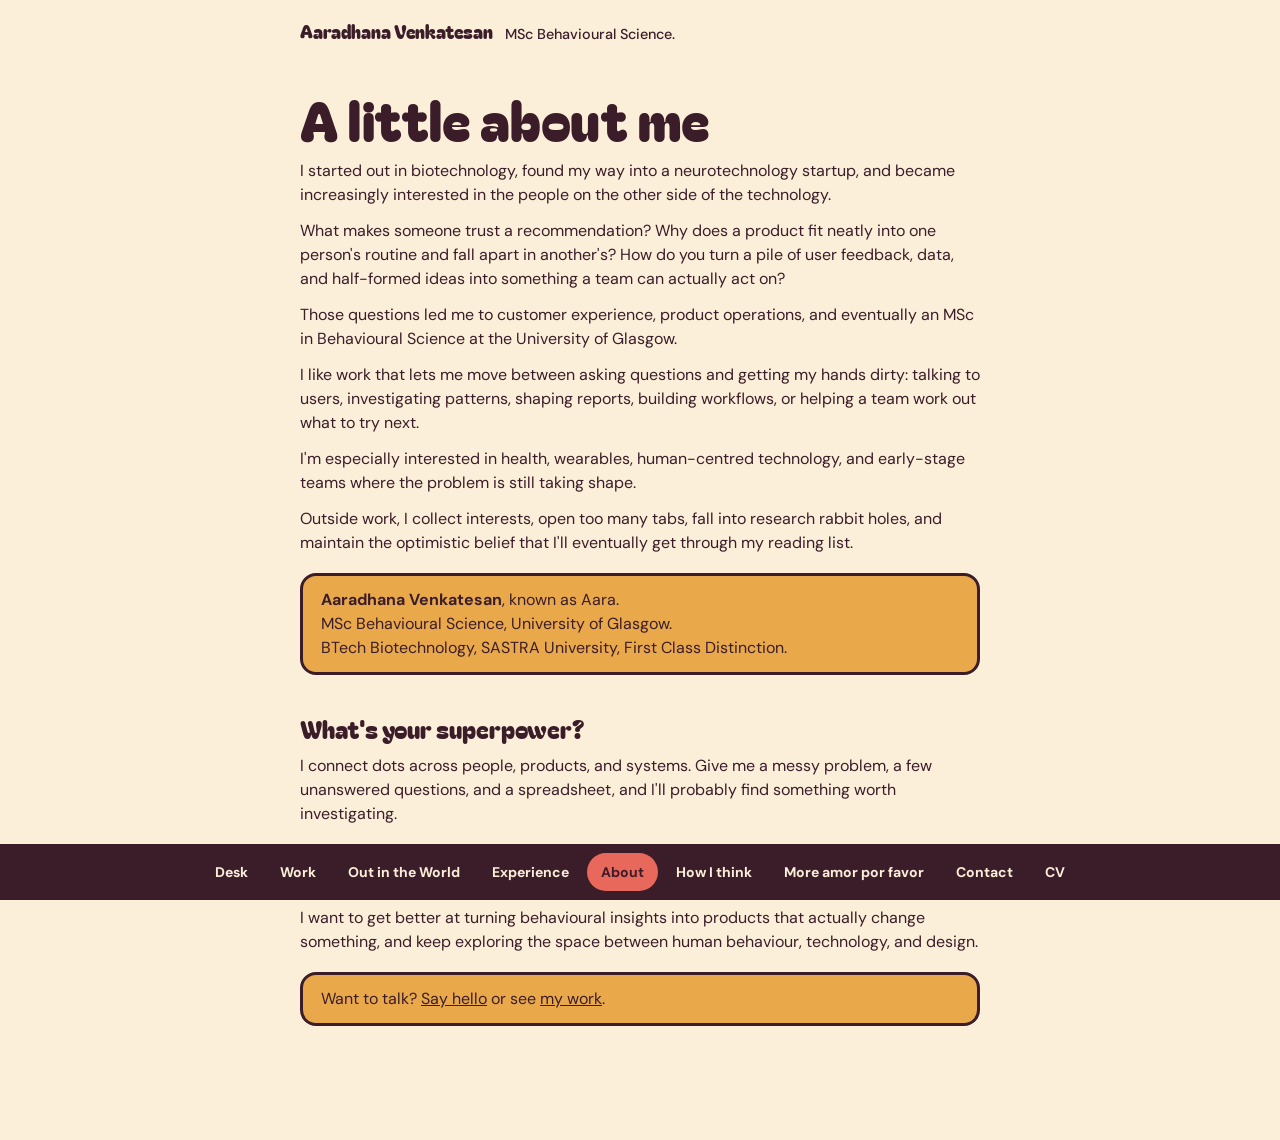
<file: about.html>
<!DOCTYPE html>
<html lang="en-GB"><head><meta charset="utf-8"><meta name="viewport" content="width=device-width, initial-scale=1, viewport-fit=cover">
<meta name="theme-color" content="#3b1d2a"><title>A little about me | Aaradhana Venkatesan</title>
<link rel="preconnect" href="https://fonts.googleapis.com"><link rel="preconnect" href="https://fonts.gstatic.com" crossorigin>
<link href="https://fonts.googleapis.com/css2?family=Bagel+Fat+One&family=DM+Sans:wght@400;500;700&display=swap" rel="stylesheet">
<link rel="stylesheet" href="style.css"></head>
<body class="sub"><header class="id"><a href="index.html"><strong>Aaradhana Venkatesan</strong><span>MSc Behavioural Science. </span></a></header>
<main class="wrap"><h1>A little about me</h1><p class="lede"></p>
<p>I started out in biotechnology, found my way into a neurotechnology startup, and became increasingly interested in the people on the other side of the technology.</p><p>What makes someone trust a recommendation? Why does a product fit neatly into one person&#x27;s routine and fall apart in another&#x27;s? How do you turn a pile of user feedback, data, and half-formed ideas into something a team can actually act on?</p><p>Those questions led me to customer experience, product operations, and eventually an MSc in Behavioural Science at the University of Glasgow.</p><p>I like work that lets me move between asking questions and getting my hands dirty: talking to users, investigating patterns, shaping reports, building workflows, or helping a team work out what to try next.</p><p>I&#x27;m especially interested in health, wearables, human-centred technology, and early-stage teams where the problem is still taking shape.</p><p>Outside work, I collect interests, open too many tabs, fall into research rabbit holes, and maintain the optimistic belief that I&#x27;ll eventually get through my reading list.</p><div class="callout"><p><strong>Aaradhana Venkatesan</strong>, known as Aara.<br>MSc Behavioural Science, University of Glasgow.<br>BTech Biotechnology, SASTRA University, First Class Distinction.</p></div><h2 id="superpower">What's your superpower?</h2><p>I connect dots across people, products, and systems. Give me a messy problem, a few unanswered questions, and a spreadsheet, and I'll probably find something worth investigating.</p><h2 id="learn">What do you want to learn?</h2><p>I want to get better at turning behavioural insights into products that actually change something, and keep exploring the space between human behaviour, technology, and design.</p><div class="callout"><p>Want to talk? <a href="contact.html">Say hello</a> or see <a href="work.html">my work</a>.</p></div></main>
<nav class="bar" aria-label="Site"><a href="index.html">Desk</a><a href="work.html">Work</a><a href="out-in-the-world.html">Out in the World</a><a href="experience.html">Experience</a><a href="about.html" aria-current="page">About</a><a href="how-i-think.html">How I think</a><a href="side-quests.html">More amor por favor</a><a href="contact.html">Contact</a><a href="cv.pdf">CV</a></nav></body></html>
</file>
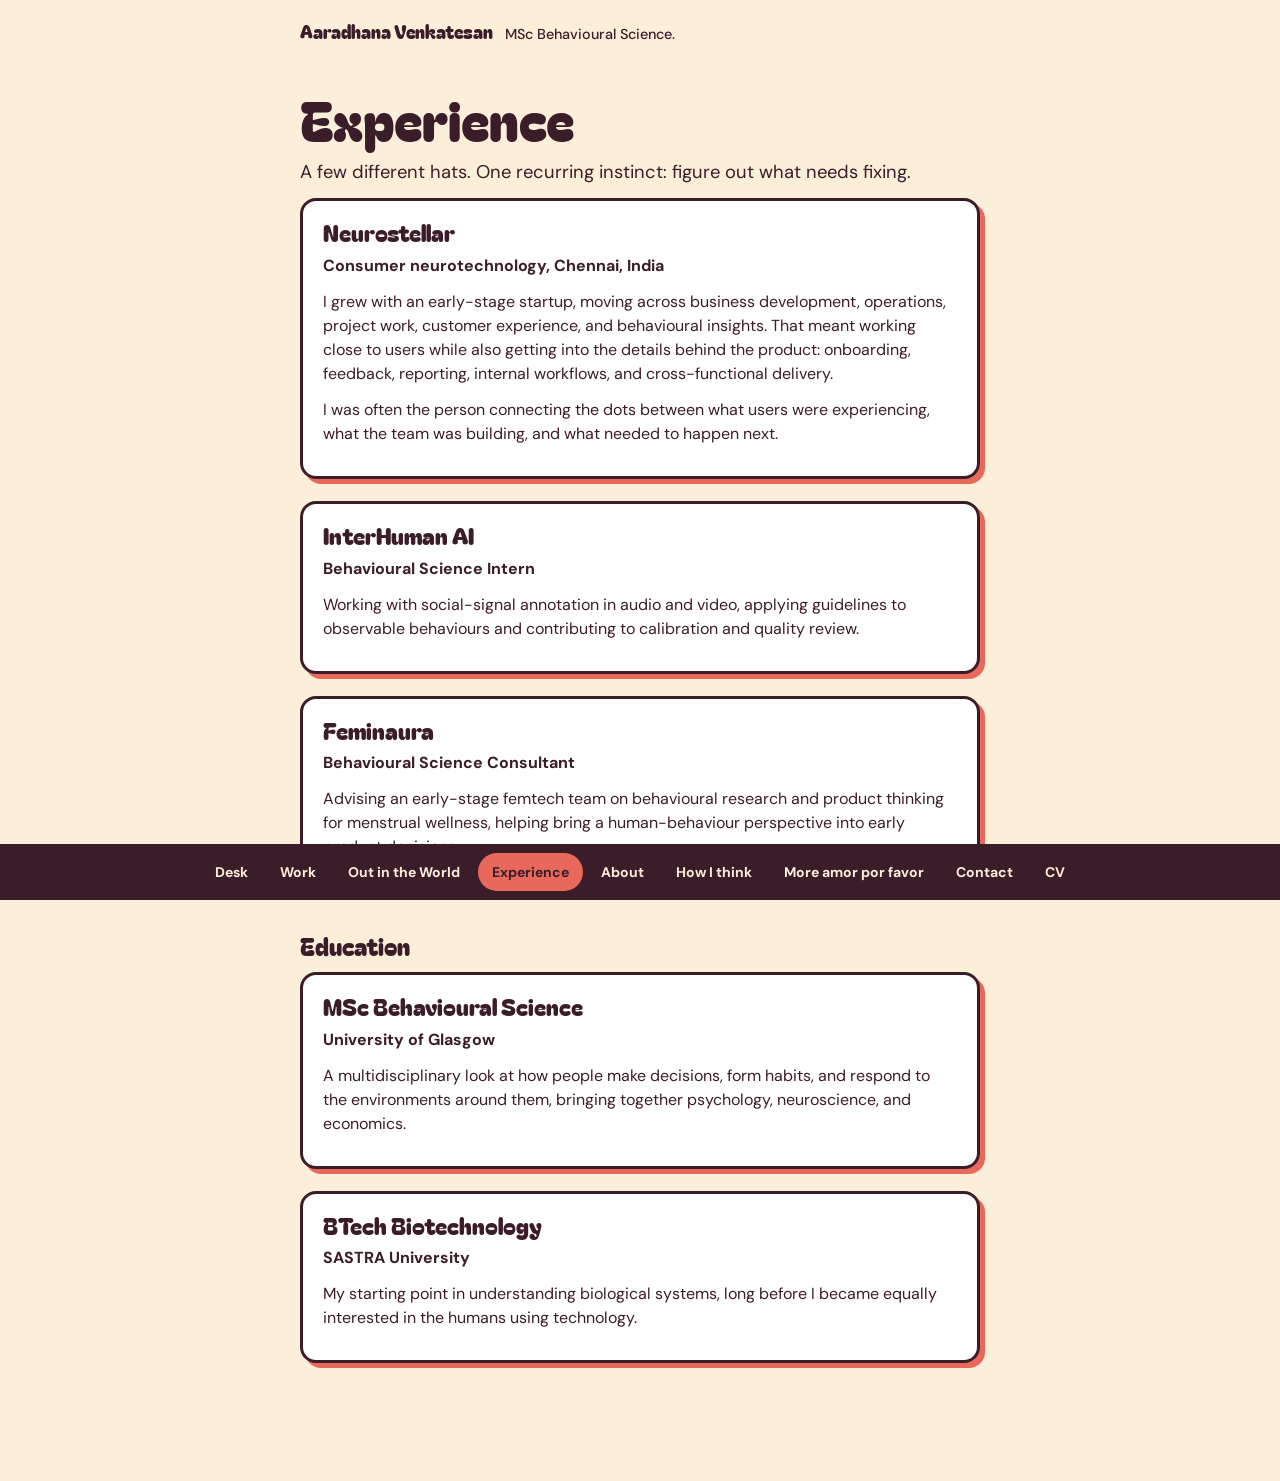
<file: experience.html>
<!DOCTYPE html>
<html lang="en-GB"><head><meta charset="utf-8"><meta name="viewport" content="width=device-width, initial-scale=1, viewport-fit=cover">
<meta name="theme-color" content="#3b1d2a"><title>Experience | Aaradhana Venkatesan</title>
<link rel="preconnect" href="https://fonts.googleapis.com"><link rel="preconnect" href="https://fonts.gstatic.com" crossorigin>
<link href="https://fonts.googleapis.com/css2?family=Bagel+Fat+One&family=DM+Sans:wght@400;500;700&display=swap" rel="stylesheet">
<link rel="stylesheet" href="style.css"></head>
<body class="sub"><header class="id"><a href="index.html"><strong>Aaradhana Venkatesan</strong><span>MSc Behavioural Science.</span></a></header>
<main class="wrap"><h1>Experience</h1><p class="lede">A few different hats. One recurring instinct: figure out what needs fixing.</p>
<article class="item" id="neurostellar"><h3>Neurostellar</h3><p class=org>Consumer neurotechnology, Chennai, India</p><p>I grew with an early-stage startup, moving across business development, operations, project work, customer experience, and behavioural insights. That meant working close to users while also getting into the details behind the product: onboarding, feedback, reporting, internal workflows, and cross-functional delivery.</p><p>I was often the person connecting the dots between what users were experiencing, what the team was building, and what needed to happen next.</p></article><article class="item"><h3>InterHuman AI</h3><p class=org>Behavioural Science Intern</p><p>Working with social-signal annotation in audio and video, applying guidelines to observable behaviours and contributing to calibration and quality review.</p></article><article class="item"><h3>Feminaura</h3><p class=org>Behavioural Science Consultant</p><p>Advising an early-stage femtech team on behavioural research and product thinking for menstrual wellness, helping bring a human-behaviour perspective into early product decisions.</p></article><h2 id="education">Education</h2><article class="item"><h3>MSc Behavioural Science</h3><p class=org>University of Glasgow</p><p>A multidisciplinary look at how people make decisions, form habits, and respond to the environments around them, bringing together psychology, neuroscience, and economics.</p></article><article class="item"><h3>BTech Biotechnology</h3><p class=org>SASTRA University</p><p>My starting point in understanding biological systems, long before I became equally interested in the humans using technology.</p></article></main>
<nav class="bar" aria-label="Site"><a href="index.html">Desk</a><a href="work.html">Work</a><a href="out-in-the-world.html">Out in the World</a><a href="experience.html" aria-current="page">Experience</a><a href="about.html">About</a><a href="how-i-think.html">How I think</a><a href="side-quests.html">More amor por favor</a><a href="contact.html">Contact</a><a href="cv.pdf">CV</a></nav></body></html>
</file>
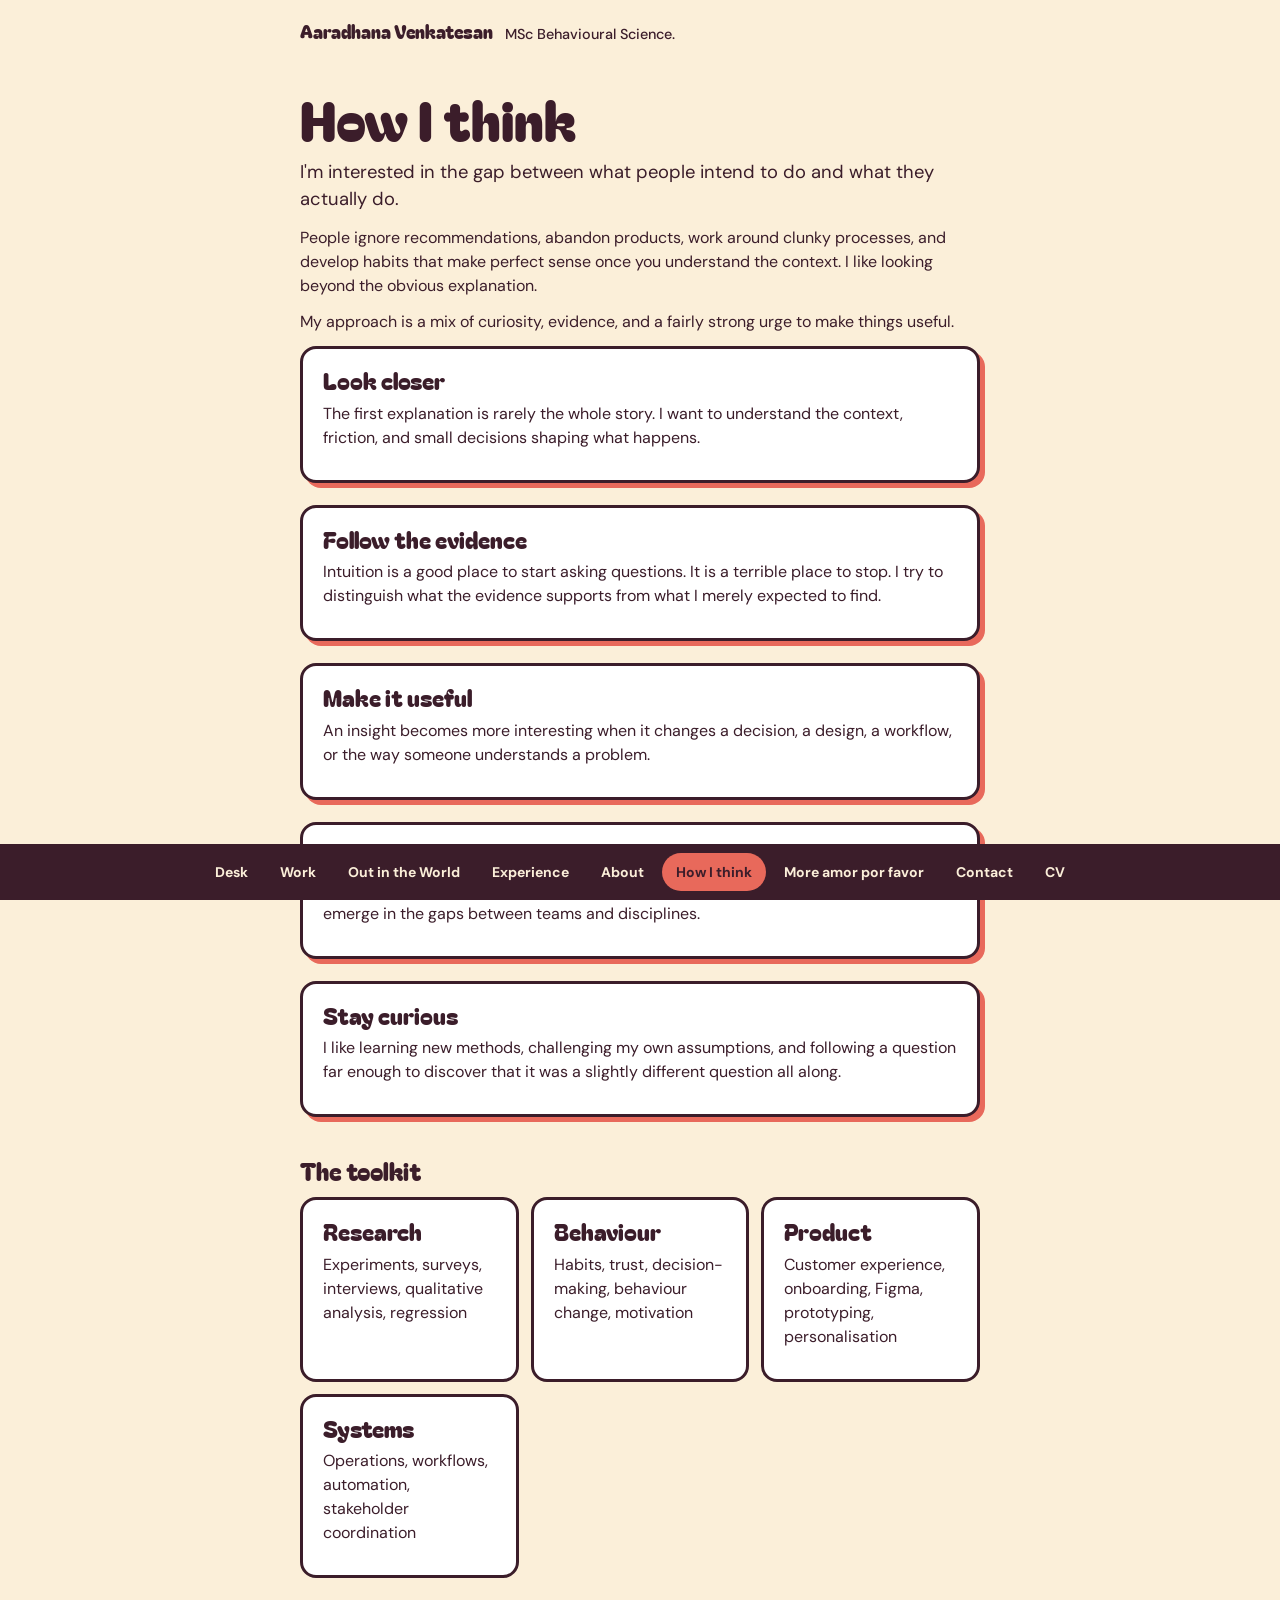
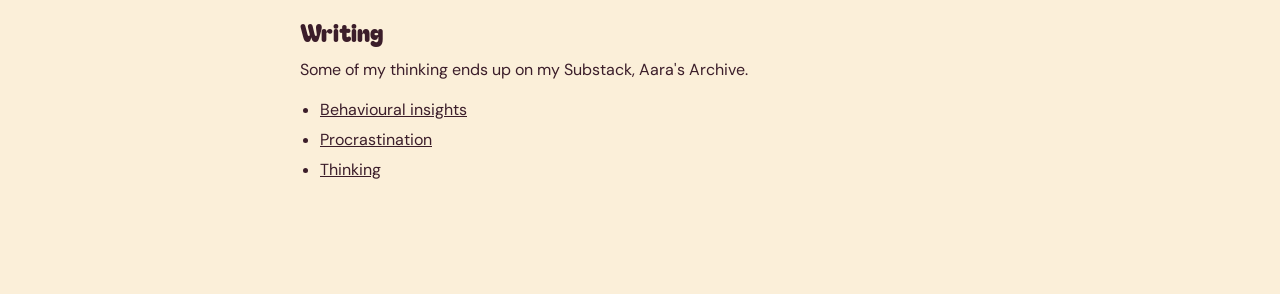
<file: how-i-think.html>
<!DOCTYPE html>
<html lang="en-GB"><head><meta charset="utf-8"><meta name="viewport" content="width=device-width, initial-scale=1, viewport-fit=cover">
<meta name="theme-color" content="#3b1d2a"><title>How I think | Aaradhana Venkatesan</title>
<link rel="preconnect" href="https://fonts.googleapis.com"><link rel="preconnect" href="https://fonts.gstatic.com" crossorigin>
<link href="https://fonts.googleapis.com/css2?family=Bagel+Fat+One&family=DM+Sans:wght@400;500;700&display=swap" rel="stylesheet">
<link rel="stylesheet" href="style.css"></head>
<body class="sub"><header class="id"><a href="index.html"><strong>Aaradhana Venkatesan</strong><span>MSc Behavioural Science.</span></a></header>
<main class="wrap"><h1>How I think</h1><p class="lede">I&#x27;m interested in the gap between what people intend to do and what they actually do.</p>
<p>People ignore recommendations, abandon products, work around clunky processes, and develop habits that make perfect sense once you understand the context. I like looking beyond the obvious explanation.</p><p>My approach is a mix of curiosity, evidence, and a fairly strong urge to make things useful.</p><article class="item" id="look-closer"><h3>Look closer</h3><p>The first explanation is rarely the whole story. I want to understand the context, friction, and small decisions shaping what happens.</p></article><article class="item"><h3>Follow the evidence</h3><p>Intuition is a good place to start asking questions. It is a terrible place to stop. I try to distinguish what the evidence supports from what I merely expected to find.</p></article><article class="item" id="make-it-useful"><h3>Make it useful</h3><p>An insight becomes more interesting when it changes a decision, a design, a workflow, or the way someone understands a problem.</p></article><article class="item"><h3>Think across boundaries</h3><p>People, products, data, and operations affect one another. Some of the best questions emerge in the gaps between teams and disciplines.</p></article><article class="item" id="stay-curious"><h3>Stay curious</h3><p>I like learning new methods, challenging my own assumptions, and following a question far enough to discover that it was a slightly different question all along.</p></article><h2>The toolkit</h2><div class="grid"><article class="item"><h3>Research</h3><p>Experiments, surveys, interviews, qualitative analysis, regression</p></article><article class="item"><h3>Behaviour</h3><p>Habits, trust, decision-making, behaviour change, motivation</p></article><article class="item"><h3>Product</h3><p>Customer experience, onboarding, Figma, prototyping, personalisation</p></article><article class="item"><h3>Systems</h3><p>Operations, workflows, automation, stakeholder coordination</p></article></div><h2>Writing</h2><p>Some of my thinking ends up on my Substack, Aara's Archive.</p><ul class='plain'><li><a href="https://aaradhanavenkatesan.substack.com/p/holding-up-a-mirror-to-your-midweek" target="_blank" rel="noopener">Behavioural insights</a></li><li><a href="https://aaradhanavenkatesan.substack.com/p/my-dissertation-and-i-are-in-a-toxic" target="_blank" rel="noopener">Procrastination</a></li><li><a href="https://aaradhanavenkatesan.substack.com/p/i-spent-two-hours-arguing-with-an" target="_blank" rel="noopener">Thinking</a></li></ul></main>
<nav class="bar" aria-label="Site"><a href="index.html">Desk</a><a href="work.html">Work</a><a href="out-in-the-world.html">Out in the World</a><a href="experience.html">Experience</a><a href="about.html">About</a><a href="how-i-think.html" aria-current="page">How I think</a><a href="side-quests.html">More amor por favor</a><a href="contact.html">Contact</a><a href="cv.pdf">CV</a></nav></body></html>
</file>
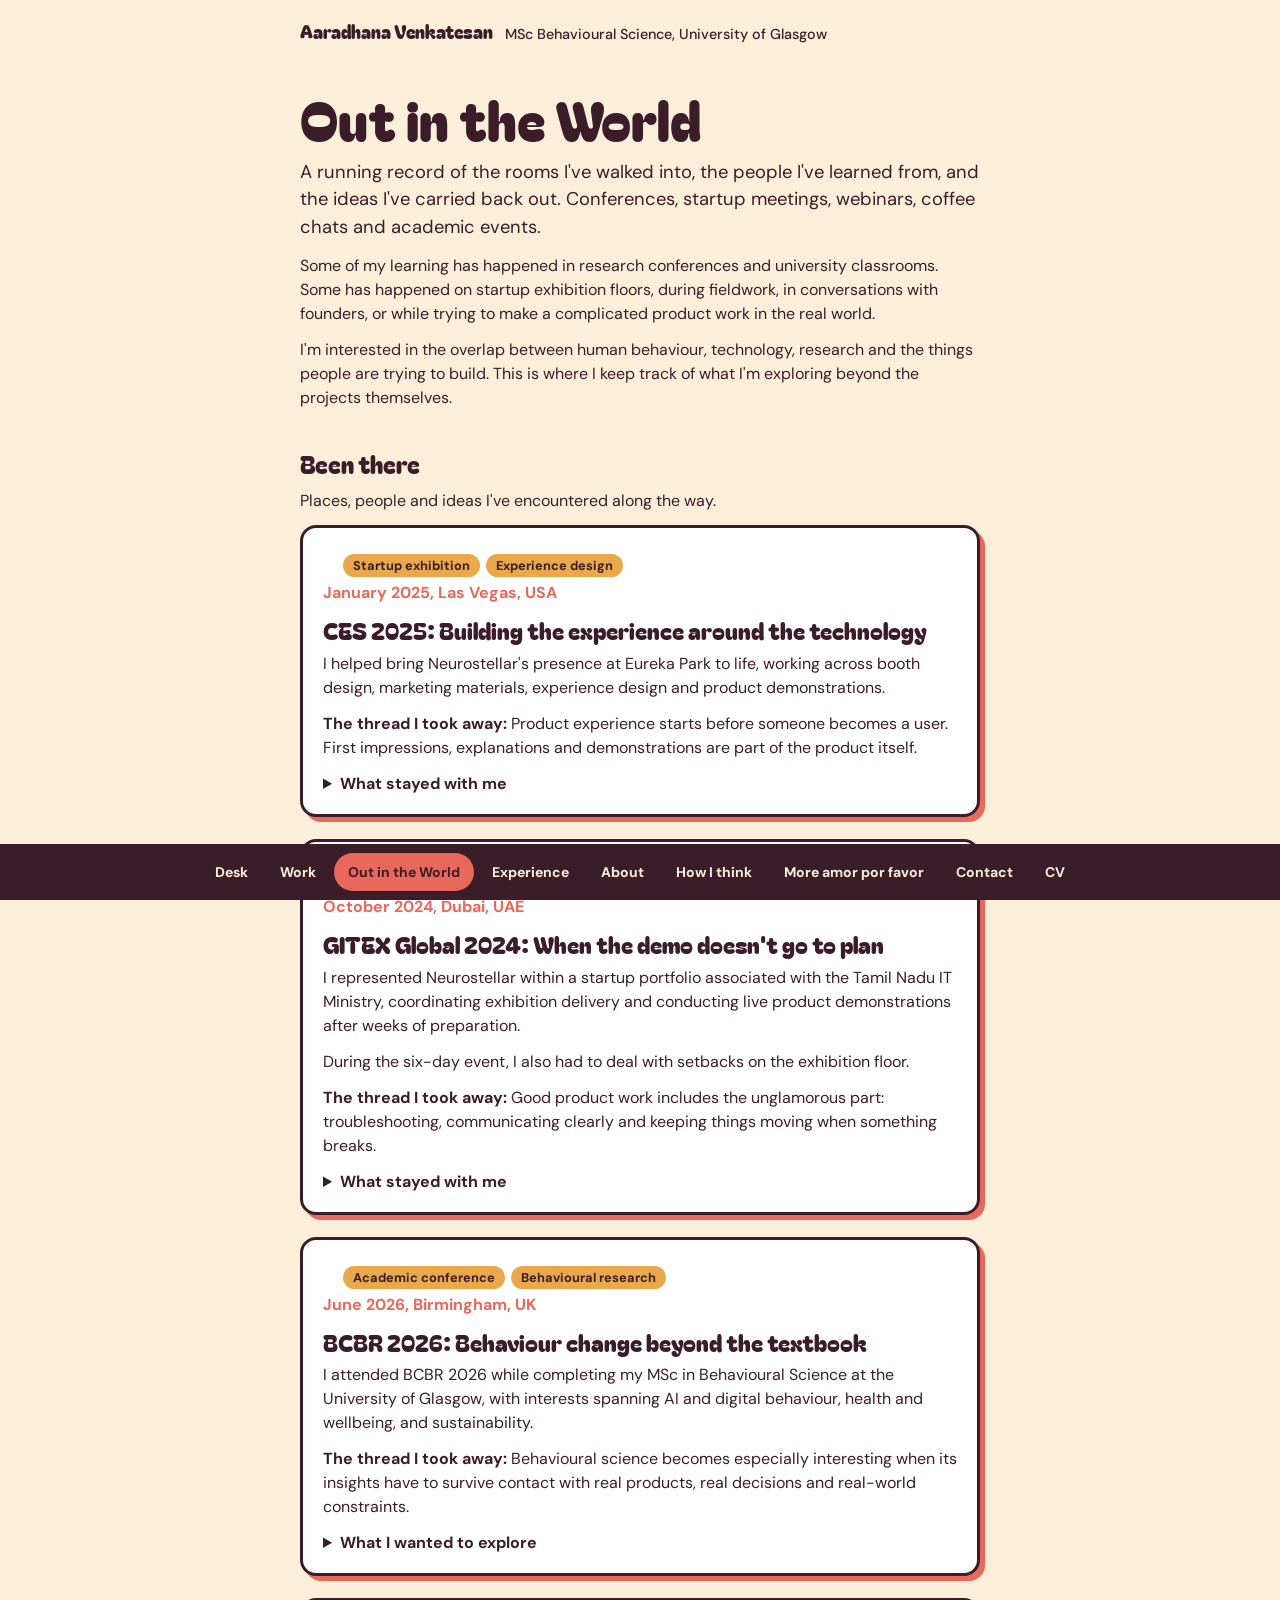
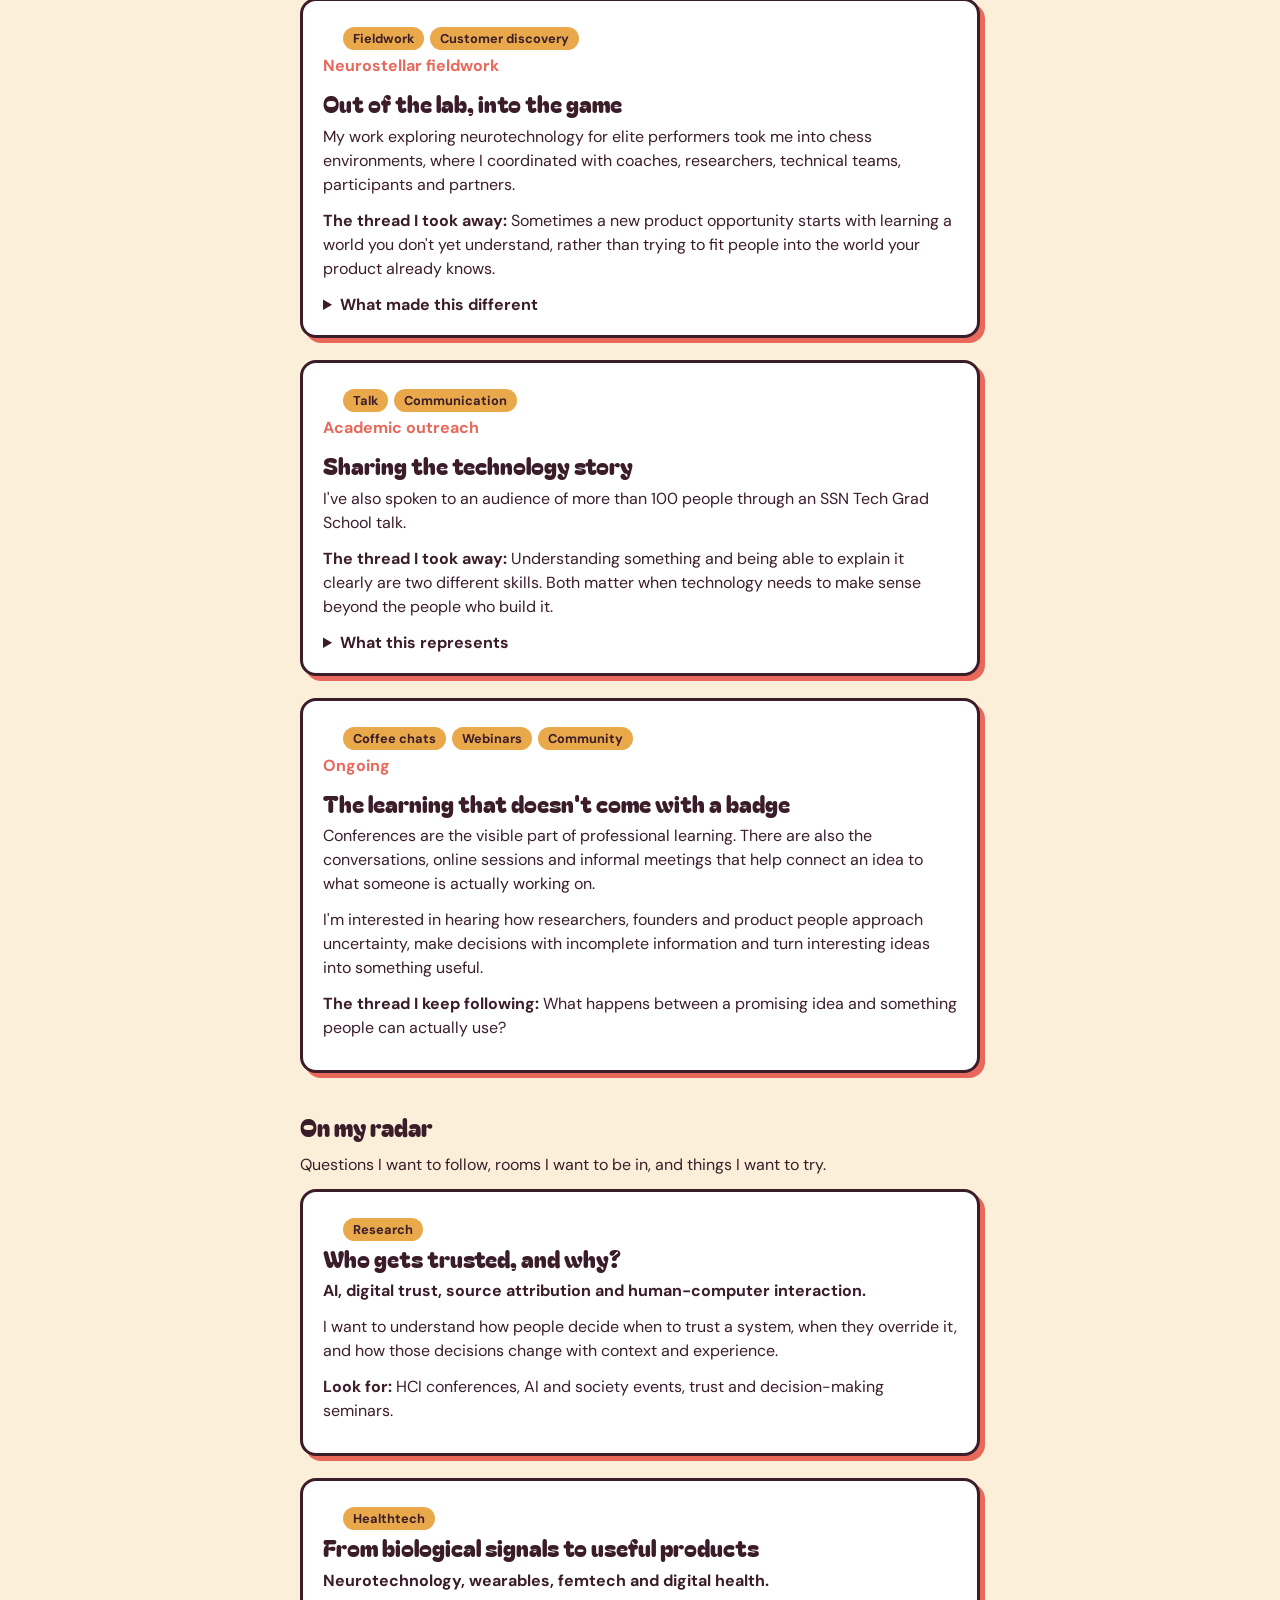
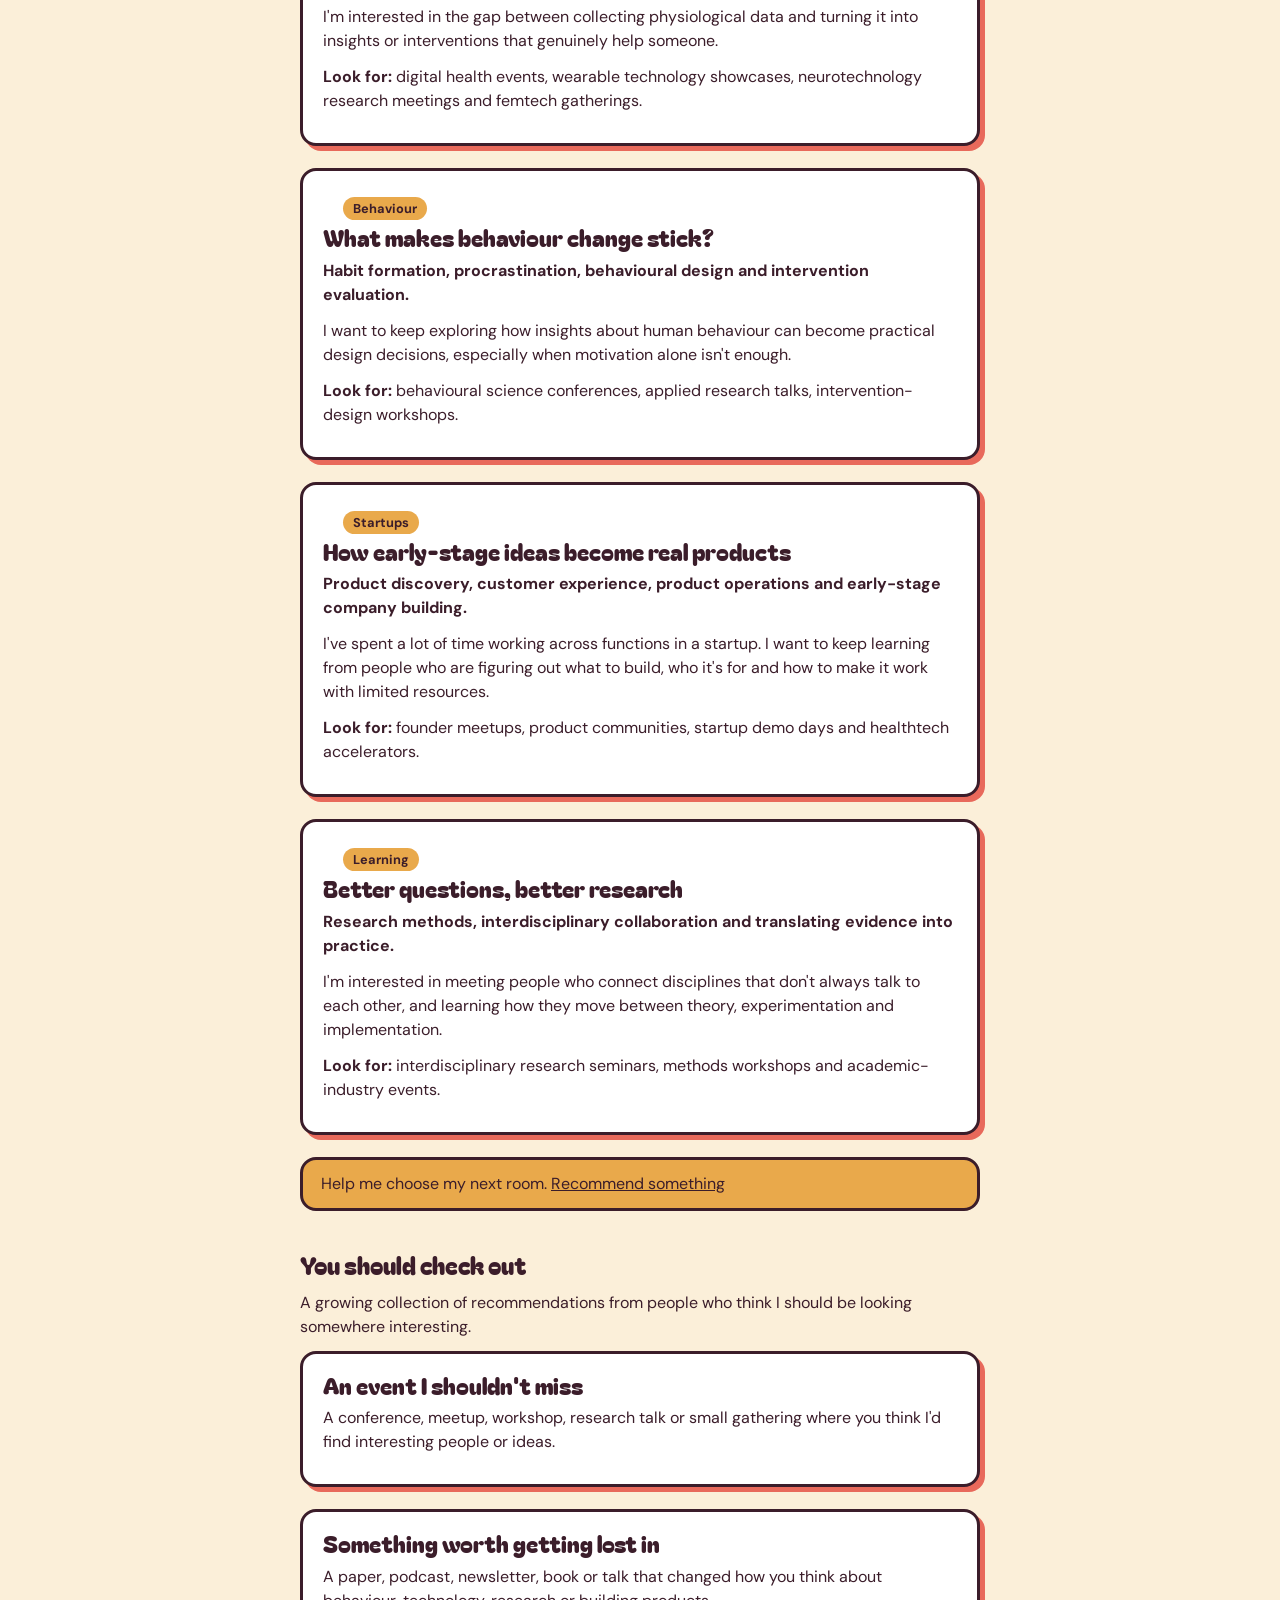
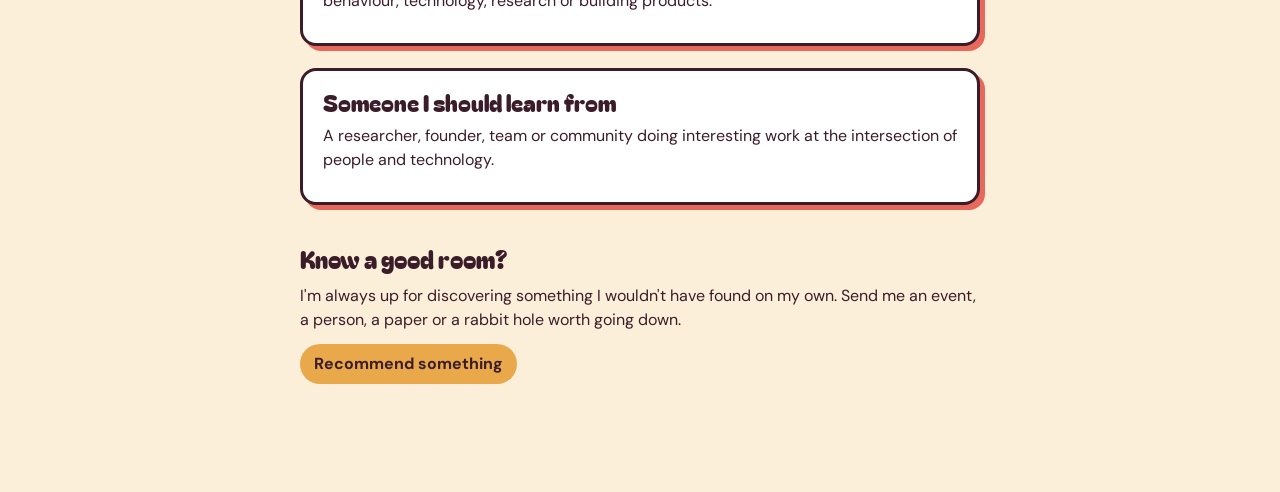
<file: out-in-the-world.html>
<!DOCTYPE html>
<html lang="en-GB"><head><meta charset="utf-8"><meta name="viewport" content="width=device-width, initial-scale=1, viewport-fit=cover">
<meta name="theme-color" content="#3b1d2a"><title>Out in the World | Aaradhana Venkatesan</title>
<link rel="preconnect" href="https://fonts.googleapis.com"><link rel="preconnect" href="https://fonts.gstatic.com" crossorigin>
<link href="https://fonts.googleapis.com/css2?family=Bagel+Fat+One&family=DM+Sans:wght@400;500;700&display=swap" rel="stylesheet">
<link rel="stylesheet" href="style.css"></head>
<body class="sub"><header class="id"><a href="index.html"><strong>Aaradhana Venkatesan</strong><span>MSc Behavioural Science, University of Glasgow</span></a></header>
<main class="wrap"><h1>Out in the World</h1><p class="lede">A running record of the rooms I&#x27;ve walked into, the people I&#x27;ve learned from, and the ideas I&#x27;ve carried back out. Conferences, startup meetings, webinars, coffee chats and academic events.</p>
<p>Some of my learning has happened in research conferences and university classrooms. Some has happened on startup exhibition floors, during fieldwork, in conversations with founders, or while trying to make a complicated product work in the real world.</p><p>I&#x27;m interested in the overlap between human behaviour, technology, research and the things people are trying to build. This is where I keep track of what I&#x27;m exploring beyond the projects themselves.</p><h2>Been there</h2><p>Places, people and ideas I've encountered along the way.</p><article class="item"><ul class="tags"><li>Startup exhibition</li><li>Experience design</li></ul><p class="when">January 2025, Las Vegas, USA</p><h3>CES 2025: Building the experience around the technology</h3><p>I helped bring Neurostellar&#x27;s presence at Eureka Park to life, working across booth design, marketing materials, experience design and product demonstrations.</p><p><strong>The thread I took away:</strong> Product experience starts before someone becomes a user. First impressions, explanations and demonstrations are part of the product itself.</p><details><summary>What stayed with me</summary><p>A technology product has to make sense to someone encountering it for the first time. The experience around the device, the way it&#x27;s demonstrated and the story told about it all shape how people understand what it can do.</p></details></article><article class="item"><ul class="tags"><li>Technology exhibition</li><li>Live demos</li></ul><p class="when">October 2024, Dubai, UAE</p><h3>GITEX Global 2024: When the demo doesn&#x27;t go to plan</h3><p>I represented Neurostellar within a startup portfolio associated with the Tamil Nadu IT Ministry, coordinating exhibition delivery and conducting live product demonstrations after weeks of preparation.</p><p>During the six-day event, I also had to deal with setbacks on the exhibition floor.</p><p><strong>The thread I took away:</strong> Good product work includes the unglamorous part: troubleshooting, communicating clearly and keeping things moving when something breaks.</p><details><summary>What stayed with me</summary><p>Preparation matters, but so does the ability to respond when reality stops following the plan. A live demonstration is simultaneously a product experience, a communication challenge and an operational one.</p></details></article><article class="item"><ul class="tags"><li>Academic conference</li><li>Behavioural research</li></ul><p class="when">June 2026, Birmingham, UK</p><h3>BCBR 2026: Behaviour change beyond the textbook</h3><p>I attended BCBR 2026 while completing my MSc in Behavioural Science at the University of Glasgow, with interests spanning AI and digital behaviour, health and wellbeing, and sustainability.</p><p><strong>The thread I took away:</strong> Behavioural science becomes especially interesting when its insights have to survive contact with real products, real decisions and real-world constraints.</p><details><summary>What I wanted to explore</summary><p>How behavioural research moves from explaining what people do to informing what we build, how we communicate and how we design interventions.</p></details></article><article class="item"><ul class="tags"><li>Fieldwork</li><li>Customer discovery</li></ul><p class="when">Neurostellar fieldwork</p><h3>Out of the lab, into the game</h3><p>My work exploring neurotechnology for elite performers took me into chess environments, where I coordinated with coaches, researchers, technical teams, participants and partners.</p><p><strong>The thread I took away:</strong> Sometimes a new product opportunity starts with learning a world you don&#x27;t yet understand, rather than trying to fit people into the world your product already knows.</p><details><summary>What made this different</summary><p>The opportunity wasn&#x27;t just to introduce an existing product to another audience. It involved understanding a specialised performance context and exploring whether neurotechnology could offer something relevant within it.</p></details></article><article class="item"><ul class="tags"><li>Talk</li><li>Communication</li></ul><p class="when">Academic outreach</p><h3>Sharing the technology story</h3><p>I&#x27;ve also spoken to an audience of more than 100 people through an SSN Tech Grad School talk.</p><p><strong>The thread I took away:</strong> Understanding something and being able to explain it clearly are two different skills. Both matter when technology needs to make sense beyond the people who build it.</p><details><summary>What this represents</summary><p>Communicating ideas to a larger audience is a different exercise from working through the details with a product team. You have to decide what matters, what needs explaining and how to make a complex subject accessible.</p></details></article><article class="item"><ul class="tags"><li>Coffee chats</li><li>Webinars</li><li>Community</li></ul><p class="when">Ongoing</p><h3>The learning that doesn&#x27;t come with a badge</h3><p>Conferences are the visible part of professional learning. There are also the conversations, online sessions and informal meetings that help connect an idea to what someone is actually working on.</p><p>I&#x27;m interested in hearing how researchers, founders and product people approach uncertainty, make decisions with incomplete information and turn interesting ideas into something useful.</p><p><strong>The thread I keep following:</strong> What happens between a promising idea and something people can actually use?</p></article><h2>On my radar</h2><p>Questions I want to follow, rooms I want to be in, and things I want to try.</p><article class="item"><ul class="tags"><li>Research</li></ul><h3>Who gets trusted, and why?</h3><p class="org">AI, digital trust, source attribution and human-computer interaction.</p><p>I want to understand how people decide when to trust a system, when they override it, and how those decisions change with context and experience.</p><p><strong>Look for:</strong> HCI conferences, AI and society events, trust and decision-making seminars.</p></article><article class="item"><ul class="tags"><li>Healthtech</li></ul><h3>From biological signals to useful products</h3><p class="org">Neurotechnology, wearables, femtech and digital health.</p><p>I&#x27;m interested in the gap between collecting physiological data and turning it into insights or interventions that genuinely help someone.</p><p><strong>Look for:</strong> digital health events, wearable technology showcases, neurotechnology research meetings and femtech gatherings.</p></article><article class="item"><ul class="tags"><li>Behaviour</li></ul><h3>What makes behaviour change stick?</h3><p class="org">Habit formation, procrastination, behavioural design and intervention evaluation.</p><p>I want to keep exploring how insights about human behaviour can become practical design decisions, especially when motivation alone isn&#x27;t enough.</p><p><strong>Look for:</strong> behavioural science conferences, applied research talks, intervention-design workshops.</p></article><article class="item"><ul class="tags"><li>Startups</li></ul><h3>How early-stage ideas become real products</h3><p class="org">Product discovery, customer experience, product operations and early-stage company building.</p><p>I&#x27;ve spent a lot of time working across functions in a startup. I want to keep learning from people who are figuring out what to build, who it&#x27;s for and how to make it work with limited resources.</p><p><strong>Look for:</strong> founder meetups, product communities, startup demo days and healthtech accelerators.</p></article><article class="item"><ul class="tags"><li>Learning</li></ul><h3>Better questions, better research</h3><p class="org">Research methods, interdisciplinary collaboration and translating evidence into practice.</p><p>I&#x27;m interested in meeting people who connect disciplines that don&#x27;t always talk to each other, and learning how they move between theory, experimentation and implementation.</p><p><strong>Look for:</strong> interdisciplinary research seminars, methods workshops and academic-industry events.</p></article><div class="callout"><p>Help me choose my next room. <a href="recommend.html">Recommend something</a></p></div><h2>You should check out</h2><p>A growing collection of recommendations from people who think I should be looking somewhere interesting.</p><article class="item"><h3>An event I shouldn&#x27;t miss</h3><p>A conference, meetup, workshop, research talk or small gathering where you think I&#x27;d find interesting people or ideas.</p></article><article class="item"><h3>Something worth getting lost in</h3><p>A paper, podcast, newsletter, book or talk that changed how you think about behaviour, technology, research or building products.</p></article><article class="item"><h3>Someone I should learn from</h3><p>A researcher, founder, team or community doing interesting work at the intersection of people and technology.</p></article><h2>Know a good room?</h2><p>I'm always up for discovering something I wouldn't have found on my own. Send me an event, a person, a paper or a rabbit hole worth going down.</p><p><a class='more' href='recommend.html'>Recommend something</a></p></main>
<nav class="bar" aria-label="Site"><a href="index.html">Desk</a><a href="work.html">Work</a><a href="out-in-the-world.html" aria-current="page">Out in the World</a><a href="experience.html">Experience</a><a href="about.html">About</a><a href="how-i-think.html">How I think</a><a href="side-quests.html">More amor por favor</a><a href="contact.html">Contact</a><a href="cv.pdf">CV</a></nav></body></html>
</file>
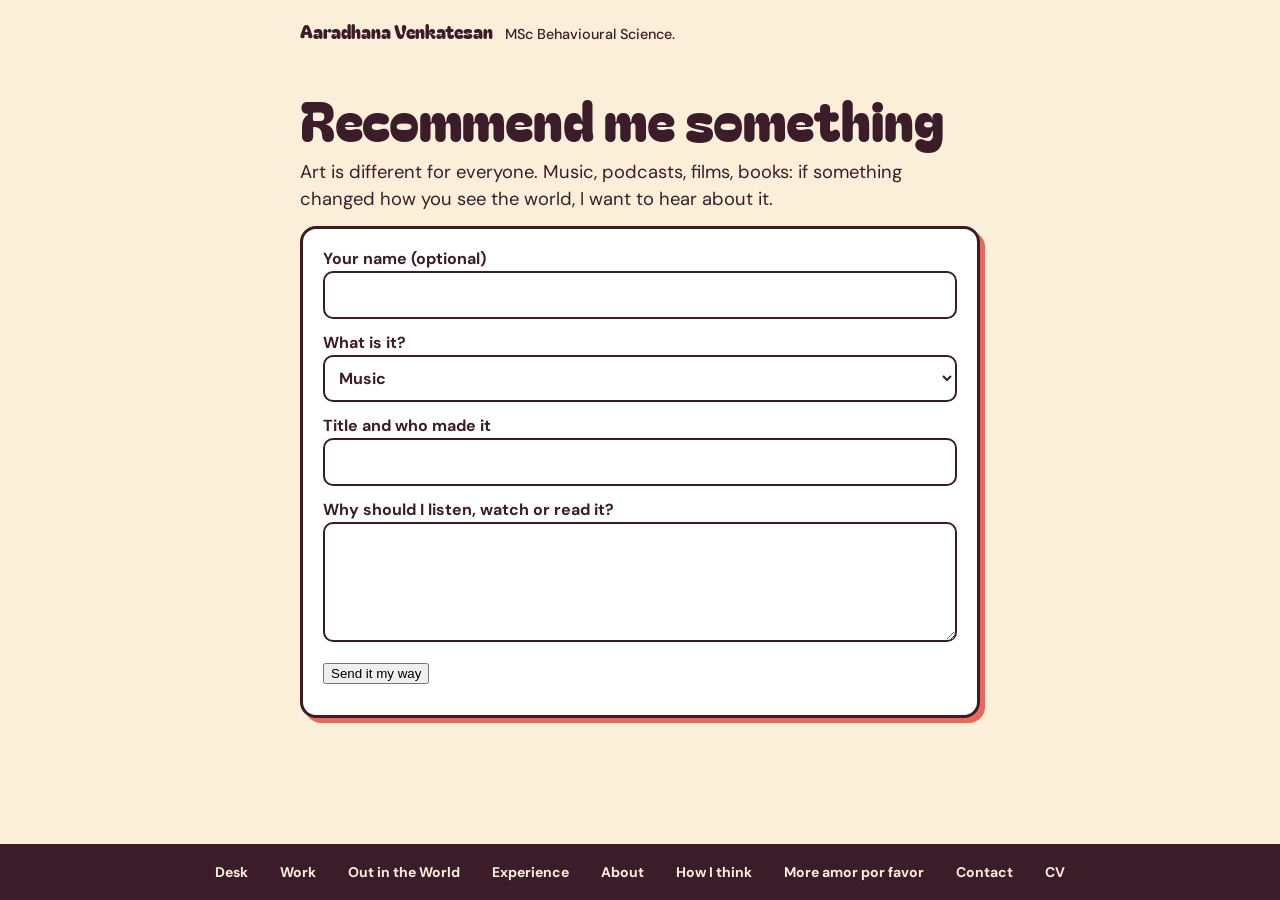
<file: recommend.html>
<!DOCTYPE html>
<html lang="en-GB"><head><meta charset="utf-8"><meta name="viewport" content="width=device-width, initial-scale=1, viewport-fit=cover">
<meta name="theme-color" content="#3b1d2a"><title>Recommend me something | Aaradhana Venkatesan</title>
<link rel="preconnect" href="https://fonts.googleapis.com"><link rel="preconnect" href="https://fonts.gstatic.com" crossorigin>
<link href="https://fonts.googleapis.com/css2?family=Bagel+Fat+One&family=DM+Sans:wght@400;500;700&display=swap" rel="stylesheet">
<link rel="stylesheet" href="style.css"></head>
<body class="sub"><header class="id"><a href="index.html"><strong>Aaradhana Venkatesan</strong><span>MSc Behavioural Science.</span></a></header>
<main class="wrap"><h1>Recommend me something</h1><p class="lede">Art is different for everyone. Music, podcasts, films, books: if something changed how you see the world, I want to hear about it.</p>
<form class="item" name="recommendations" method="POST" data-netlify="true" netlify-honeypot="bot-field">
<input type="hidden" name="form-name" value="recommendations"><p hidden><label>Leave this empty <input name="bot-field"></label></p>
<p><label>Your name (optional)<br><input name="name" autocomplete="name"></label></p>
<p><label>What is it?<br><select name="type"><option>Music</option><option>Podcast</option><option>Film or series</option><option>Book</option><option>Event</option><option>Person to learn from</option><option>Something else</option></select></label></p>
<p><label>Title and who made it<br><input name="title" required></label></p>
<p><label>Why should I listen, watch or read it?<br><textarea name="why" rows="4" required></textarea></label></p>
<p><button type="submit" class="more">Send it my way</button></p></form></main>
<nav class="bar" aria-label="Site"><a href="index.html">Desk</a><a href="work.html">Work</a><a href="out-in-the-world.html">Out in the World</a><a href="experience.html">Experience</a><a href="about.html">About</a><a href="how-i-think.html">How I think</a><a href="side-quests.html">More amor por favor</a><a href="contact.html">Contact</a><a href="cv.pdf">CV</a></nav></body></html>
</file>
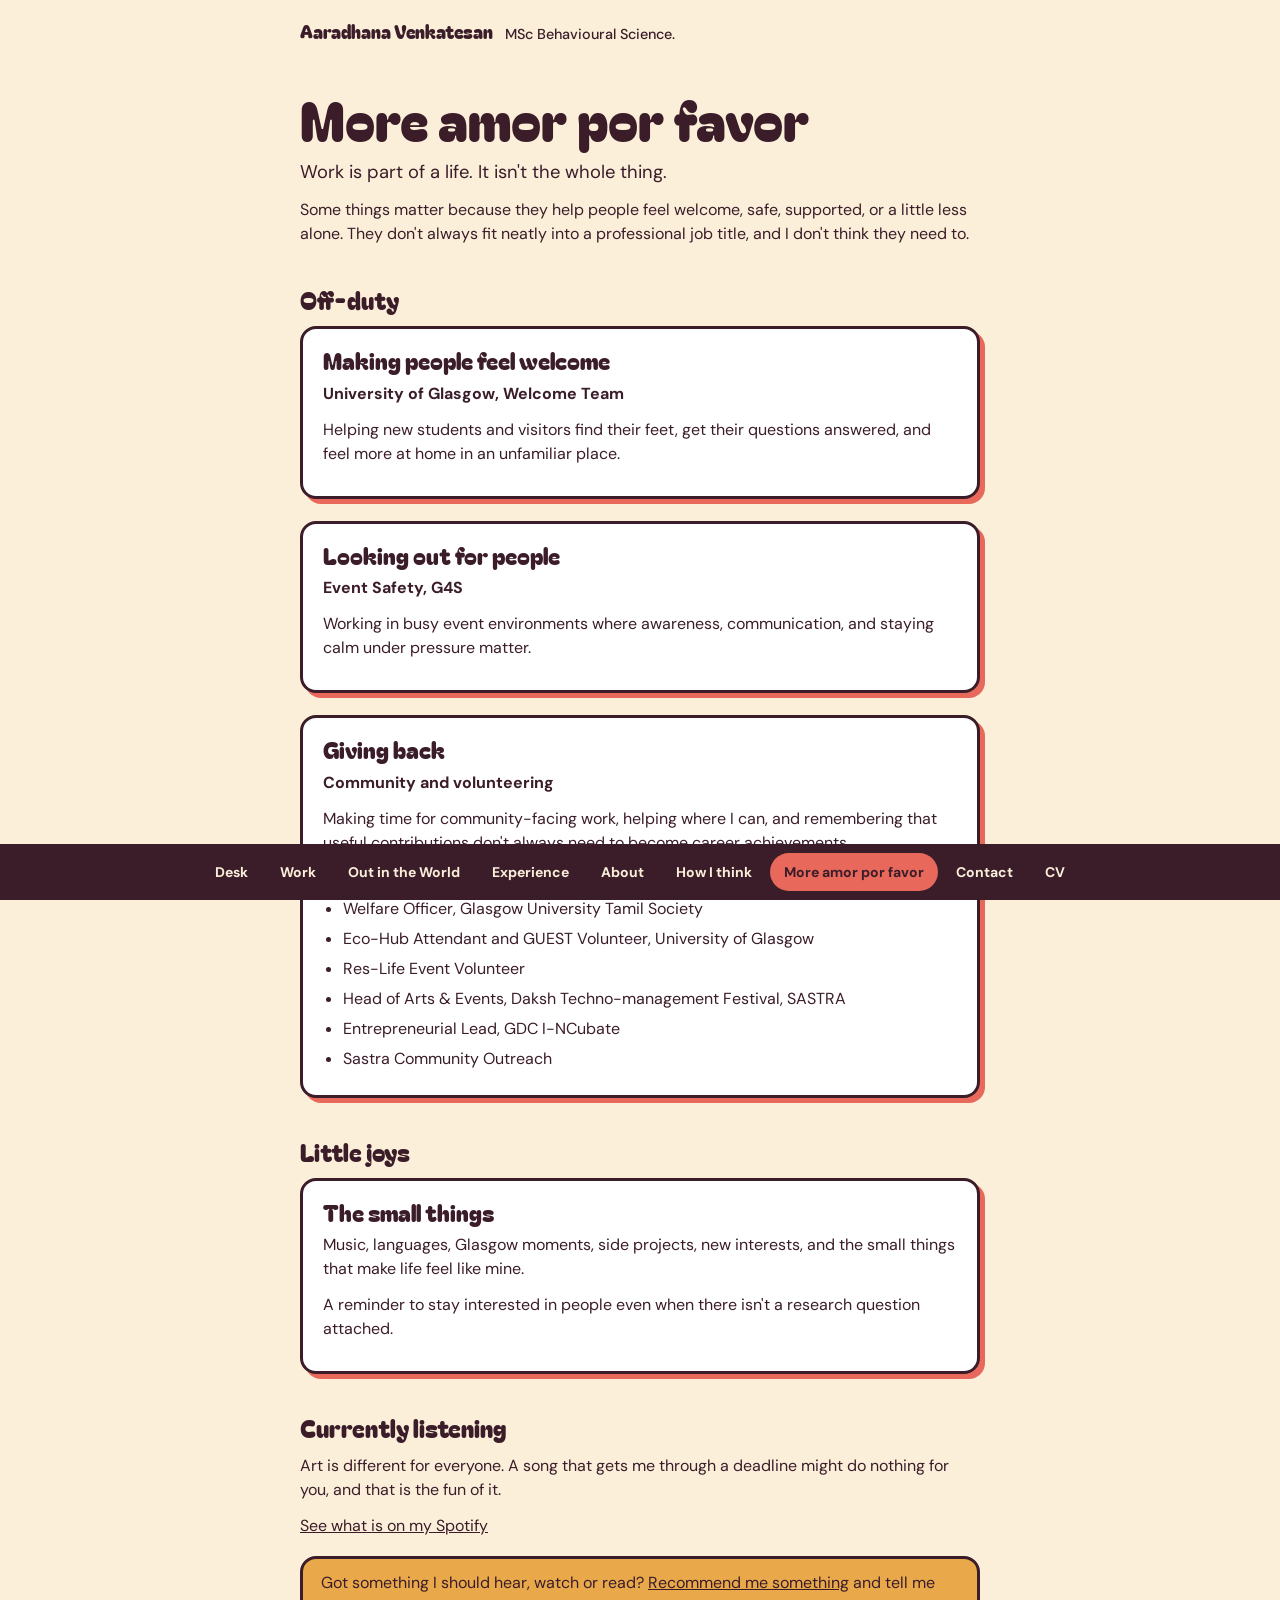
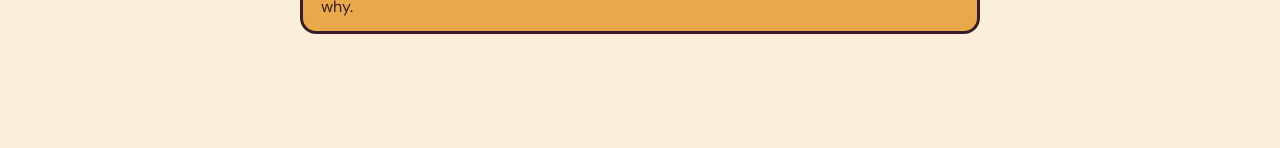
<file: side-quests.html>
<!DOCTYPE html>
<html lang="en-GB"><head><meta charset="utf-8"><meta name="viewport" content="width=device-width, initial-scale=1, viewport-fit=cover">
<meta name="theme-color" content="#3b1d2a"><title>More amor por favor | Aaradhana Venkatesan</title>
<link rel="preconnect" href="https://fonts.googleapis.com"><link rel="preconnect" href="https://fonts.gstatic.com" crossorigin>
<link href="https://fonts.googleapis.com/css2?family=Bagel+Fat+One&family=DM+Sans:wght@400;500;700&display=swap" rel="stylesheet">
<link rel="stylesheet" href="style.css"></head>
<body class="sub"><header class="id"><a href="index.html"><strong>Aaradhana Venkatesan</strong><span>MSc Behavioural Science.</span></a></header>
<main class="wrap"><h1>More amor por favor</h1><p class="lede">Work is part of a life. It isn&#x27;t the whole thing.</p>
<p>Some things matter because they help people feel welcome, safe, supported, or a little less alone. They don&#x27;t always fit neatly into a professional job title, and I don&#x27;t think they need to.</p><h2 id="off-duty">Off-duty</h2><article class="item"><h3>Making people feel welcome</h3><p class=org>University of Glasgow, Welcome Team</p><p>Helping new students and visitors find their feet, get their questions answered, and feel more at home in an unfamiliar place.</p></article><article class="item"><h3>Looking out for people</h3><p class=org>Event Safety, G4S</p><p>Working in busy event environments where awareness, communication, and staying calm under pressure matter.</p></article><article class="item"><h3>Giving back</h3><p class=org>Community and volunteering</p><p>Making time for community-facing work, helping where I can, and remembering that useful contributions don&#x27;t always need to become career achievements.</p><ul class='plain'><li>Student Wellbeing &amp; Inclusion Ambassador, University of Glasgow</li><li>Welfare Officer, Glasgow University Tamil Society</li><li>Eco-Hub Attendant and GUEST Volunteer, University of Glasgow</li><li>Res-Life Event Volunteer</li><li>Head of Arts &amp; Events, Daksh Techno-management Festival, SASTRA</li><li>Entrepreneurial Lead, GDC I-NCubate</li><li>Sastra Community Outreach</li></ul></article><h2 id="little-joys">Little joys</h2><article class="item"><h3>The small things</h3><p>Music, languages, Glasgow moments, side projects, new interests, and the small things that make life feel like mine.</p><p>A reminder to stay interested in people even when there isn&#x27;t a research question attached.</p></article><h2 id="listening">Currently listening</h2><p>Art is different for everyone. A song that gets me through a deadline might do nothing for you, and that is the fun of it.</p><p><a href="https://open.spotify.com/user/54q08smmov5vczk9ihy3awe02?si=229b65a1f34e4075" target="_blank" rel="noopener">See what is on my Spotify</a></p><div class="callout"><p>Got something I should hear, watch or read? <a href="recommend.html">Recommend me something</a> and tell me why.</p></div></main>
<nav class="bar" aria-label="Site"><a href="index.html">Desk</a><a href="work.html">Work</a><a href="out-in-the-world.html">Out in the World</a><a href="experience.html">Experience</a><a href="about.html">About</a><a href="how-i-think.html">How I think</a><a href="side-quests.html" aria-current="page">More amor por favor</a><a href="contact.html">Contact</a><a href="cv.pdf">CV</a></nav></body></html>
</file>
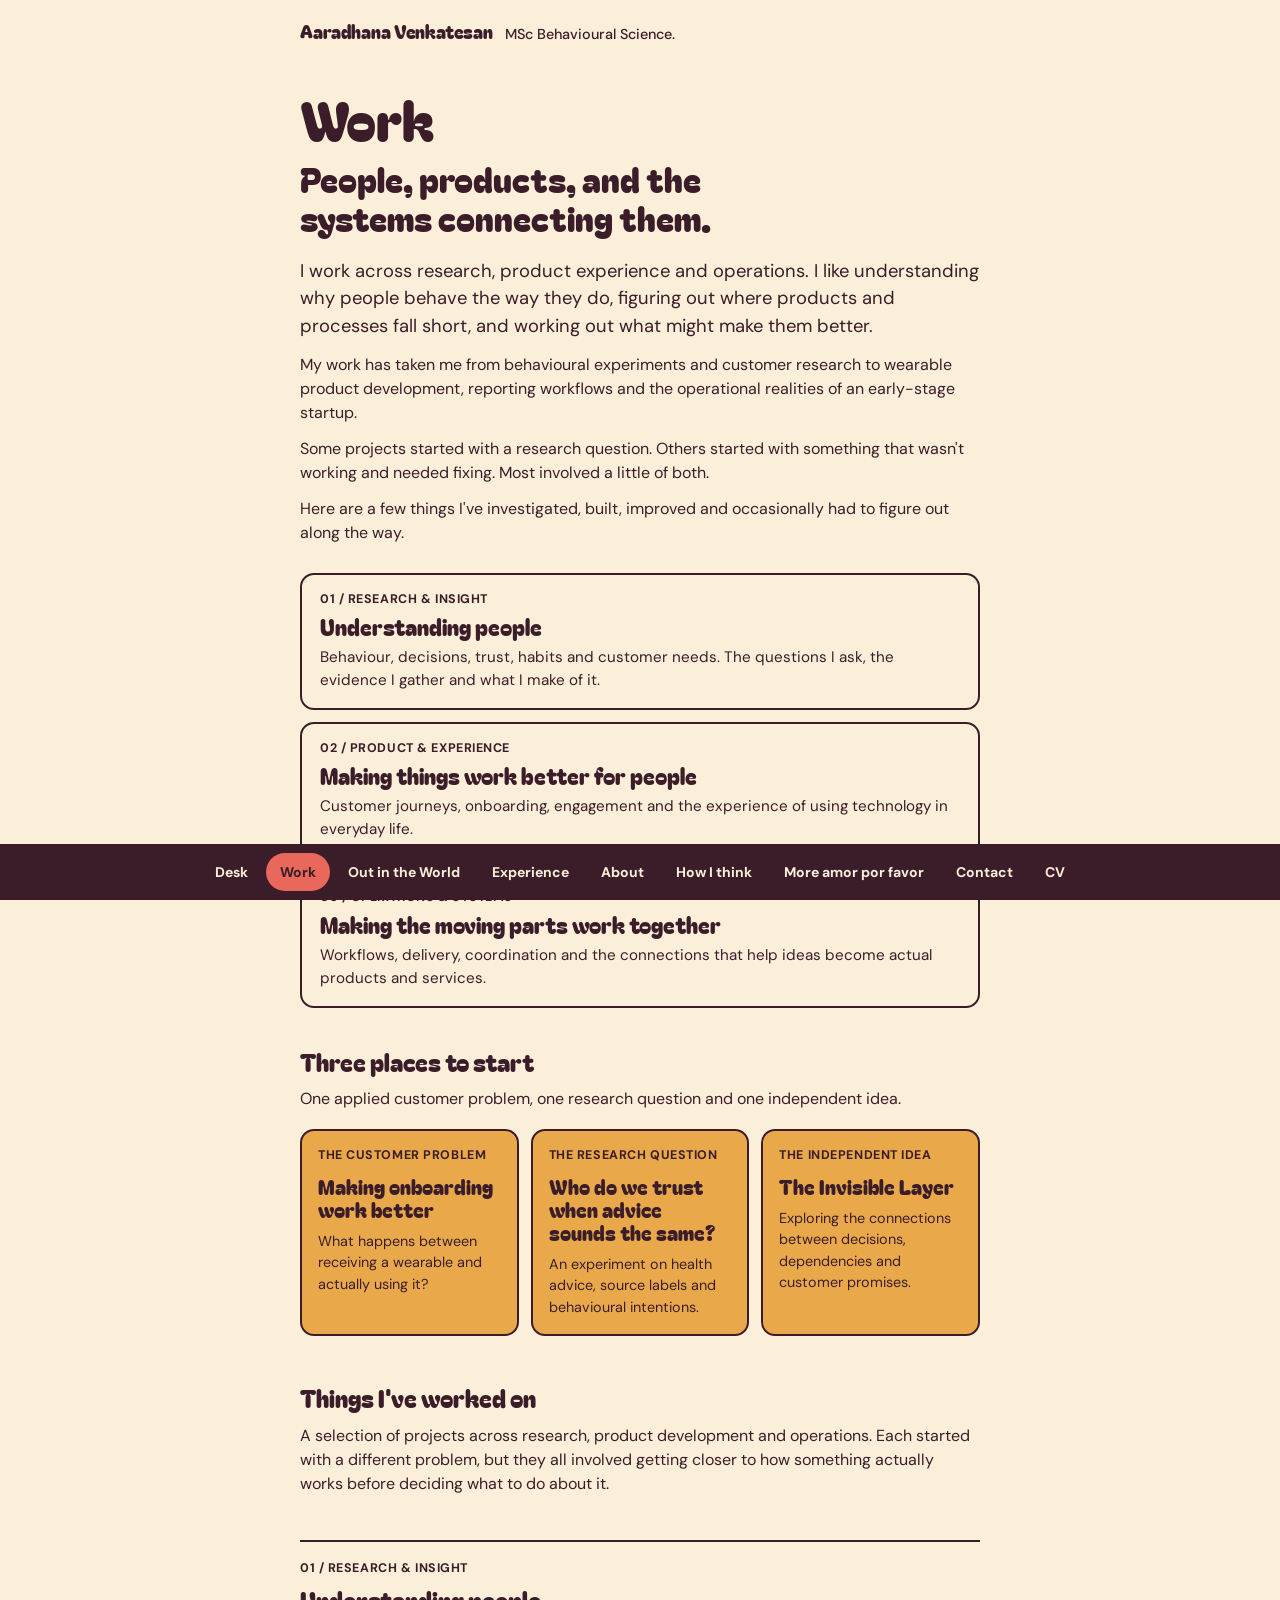
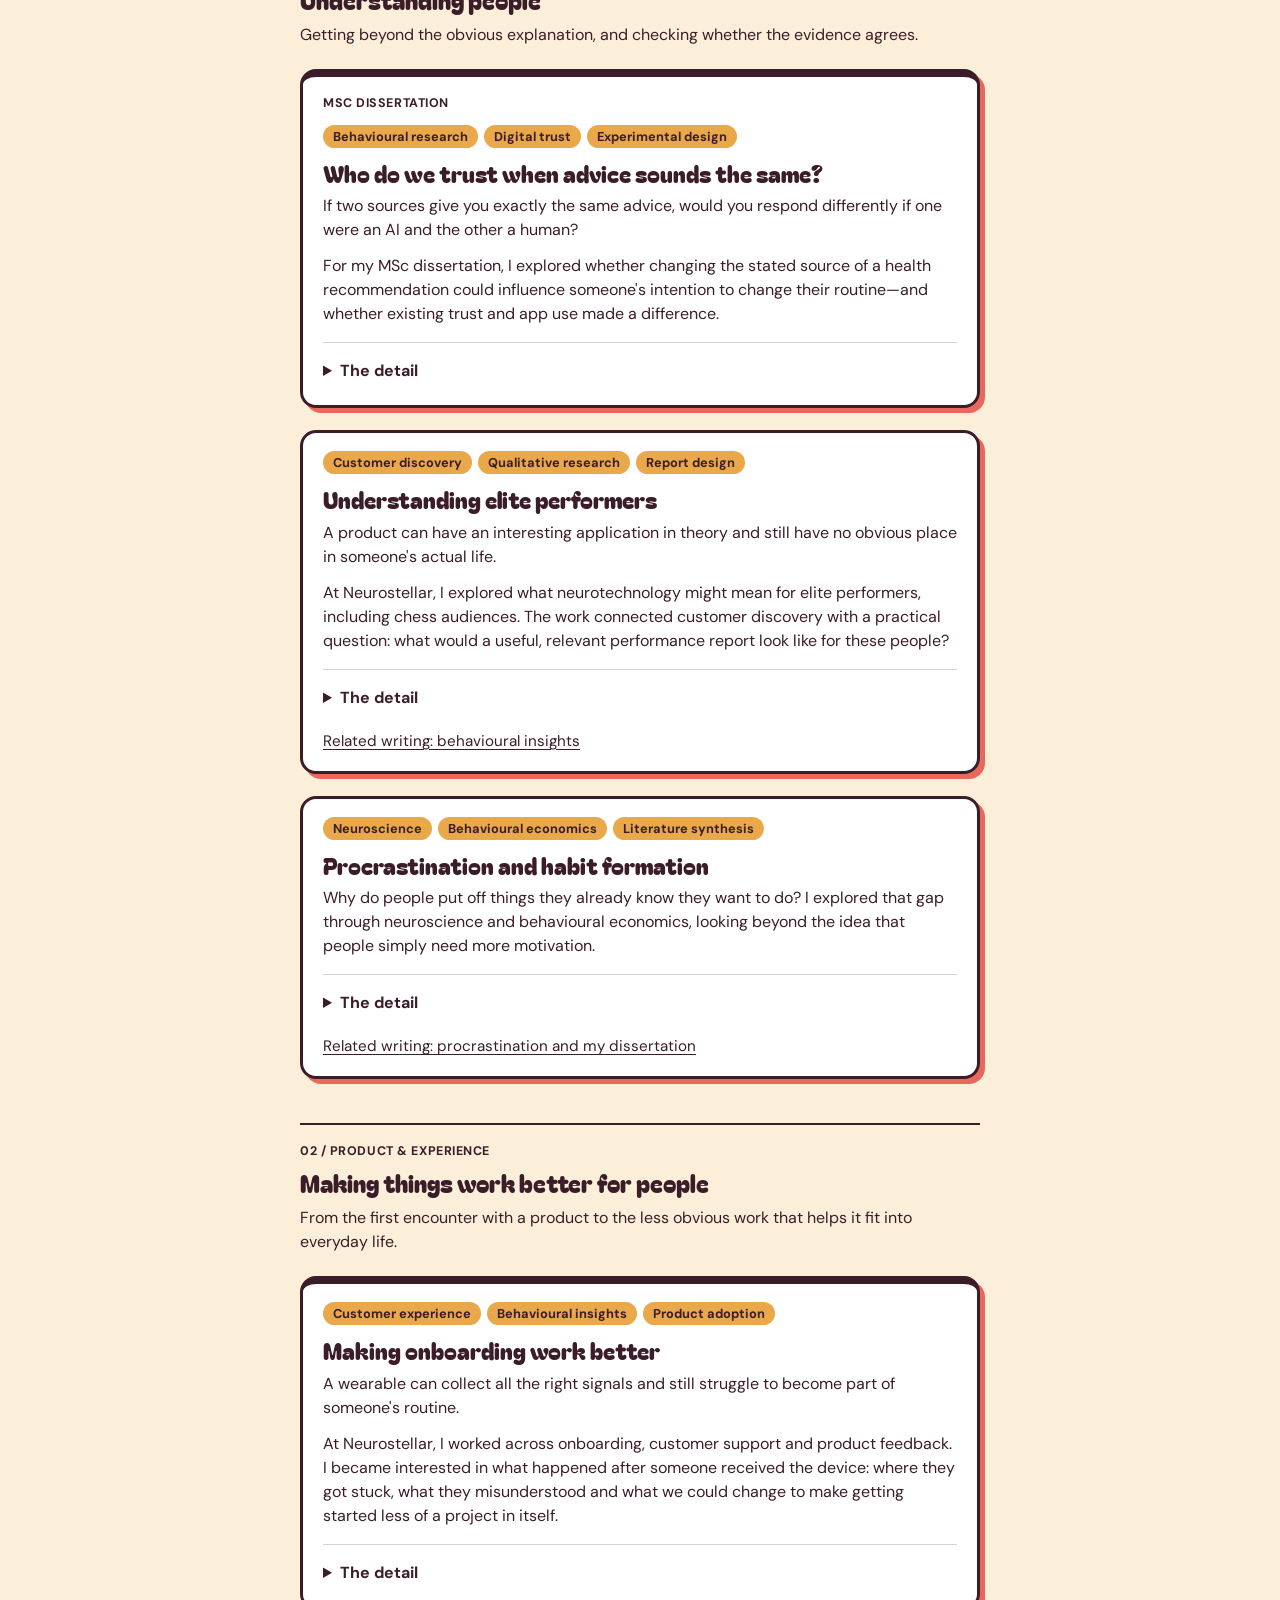
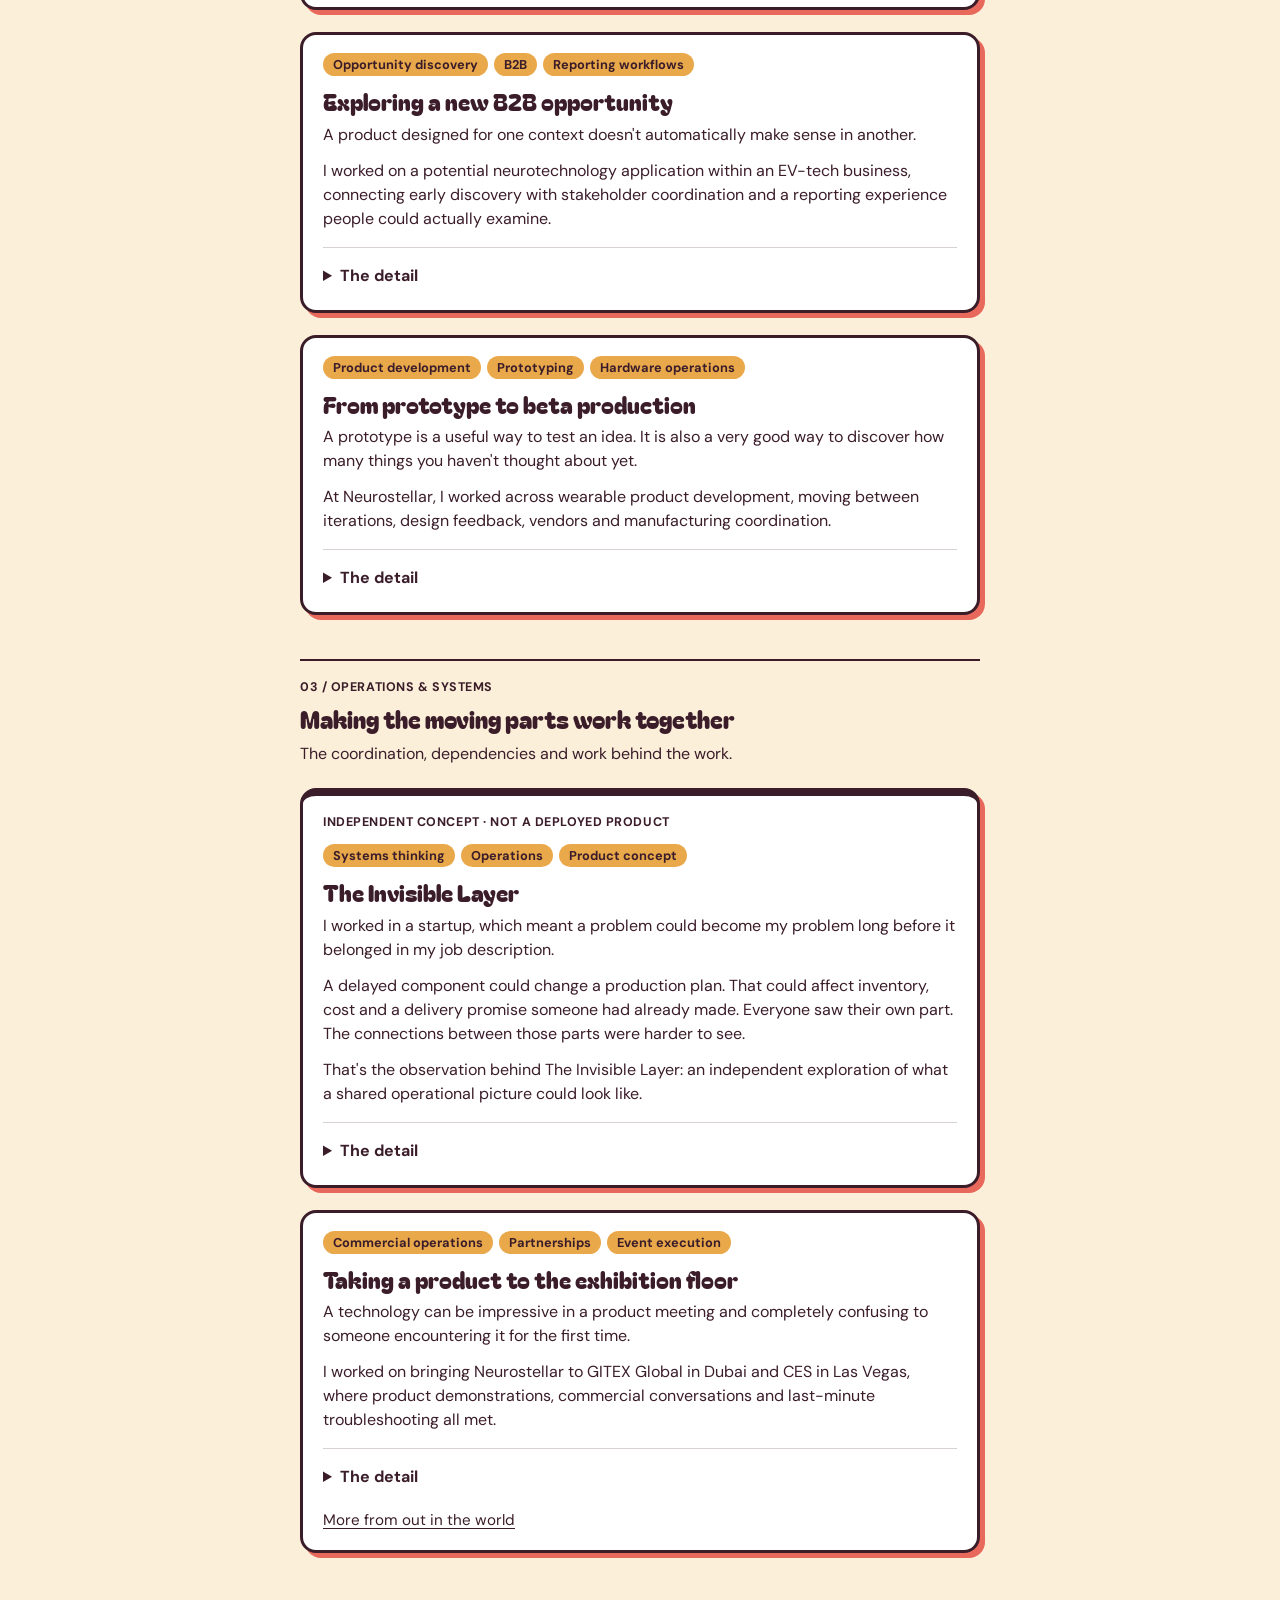
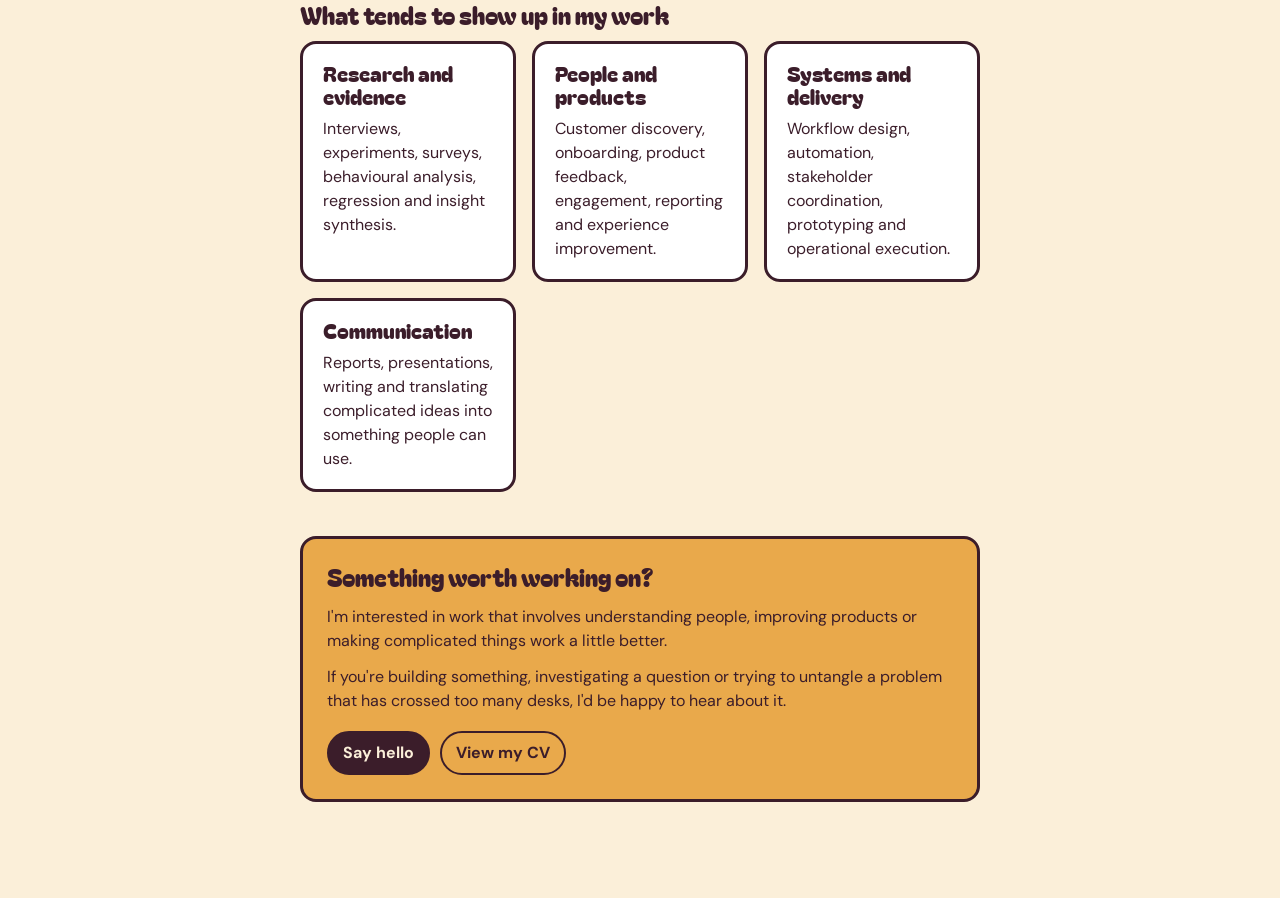
<file: work.html>
<!DOCTYPE html>
<html lang="en-GB">
<head>
<meta charset="utf-8">
<meta name="viewport" content="width=device-width, initial-scale=1, viewport-fit=cover">
<meta name="theme-color" content="#3b1d2a">
<meta name="description" content="Selected work by Aaradhana Venkatesan: behavioural research, customer experience, wearable product development and the operational systems connecting them.">
<title>Work | Aaradhana Venkatesan</title>
<link rel="preconnect" href="https://fonts.googleapis.com">
<link rel="preconnect" href="https://fonts.gstatic.com" crossorigin>
<link href="https://fonts.googleapis.com/css2?family=Bagel+Fat+One&family=DM+Sans:wght@400;500;700&display=swap" rel="stylesheet">
<link rel="stylesheet" href="style.css">
</head>
<body class="sub work-page">
<header class="id">
<a href="index.html">
<strong>Aaradhana Venkatesan</strong>
<span>MSc Behavioural Science.</span>
</a>
</header>
<main class="wrap">
<header class="work-intro">
<h1>Work</h1>
<p class="work-headline">People, products, and the systems connecting them.</p>
<p class="lede">I work across research, product experience and operations. I like understanding why people behave the way they do, figuring out where products and processes fall short, and working out what might make them better.</p>
<p>My work has taken me from behavioural experiments and customer research to wearable product development, reporting workflows and the operational realities of an early-stage startup.</p>
<p>Some projects started with a research question. Others started with something that wasn't working and needed fixing. Most involved a little of both.</p>
<p>Here are a few things I've investigated, built, improved and occasionally had to figure out along the way.</p>
</header>
<nav class="work-streams" aria-label="Explore work by theme">
<a class="stream-link" href="#research">
<span class="stream-number">01 / Research &amp; Insight</span>
<span class="stream-title">Understanding people</span>
<span class="stream-description">Behaviour, decisions, trust, habits and customer needs. The questions I ask, the evidence I gather and what I make of it.</span>
</a>
<a class="stream-link" href="#product">
<span class="stream-number">02 / Product &amp; Experience</span>
<span class="stream-title">Making things work better for people</span>
<span class="stream-description">Customer journeys, onboarding, engagement and the experience of using technology in everyday life.</span>
</a>
<a class="stream-link" href="#systems">
<span class="stream-number">03 / Operations &amp; Systems</span>
<span class="stream-title">Making the moving parts work together</span>
<span class="stream-description">Workflows, delivery, coordination and the connections that help ideas become actual products and services.</span>
</a>
</nav>
<section class="work-start" aria-labelledby="start-title">
<h2 id="start-title">Three places to start</h2>
<p>One applied customer problem, one research question and one independent idea.</p>
<div class="work-picks">
<a class="work-pick" href="#onboarding">
<span class="pick-label">The customer problem</span>
<span class="pick-title">Making onboarding work better</span>
<span>What happens between receiving a wearable and actually using it?</span>
</a>
<a class="work-pick" href="#trust">
<span class="pick-label">The research question</span>
<span class="pick-title">Who do we trust when advice sounds the same?</span>
<span>An experiment on health advice, source labels and behavioural intentions.</span>
</a>
<a class="work-pick" href="#invisible-layer">
<span class="pick-label">The independent idea</span>
<span class="pick-title">The Invisible Layer</span>
<span>Exploring the connections between decisions, dependencies and customer promises.</span>
</a>
</div>
</section>
<div class="work-section-intro">
<h2>Things I've worked on</h2>
<p>A selection of projects across research, product development and operations. Each started with a different problem, but they all involved getting closer to how something actually works before deciding what to do about it.</p>
</div>
<section class="work-stream" id="research" aria-labelledby="research-title">
<header class="stream-heading">
<p class="eyebrow">01 / Research &amp; Insight</p>
<h2 id="research-title">Understanding people</h2>
<p>Getting beyond the obvious explanation, and checking whether the evidence agrees.</p>
</header>
<article class="item case-study featured" id="trust">
<p class="project-status">MSc dissertation</p>
<ul class="tags">
<li>Behavioural research</li>
<li>Digital trust</li>
<li>Experimental design</li>
</ul>
<h3>Who do we trust when advice sounds the same?</h3>
<p>If two sources give you exactly the same advice, would you respond differently if one were an AI and the other a human?</p>
<p>For my MSc dissertation, I explored whether changing the stated source of a health recommendation could influence someone's intention to change their routine—and whether existing trust and app use made a difference.</p>
<details>
<summary>The detail</summary>
<dl>
<dt>Context</dt>
<dd>
<p>My MSc Behavioural Science dissertation at the University of Glasgow examined responses to health and lifestyle recommendations labelled as AI-generated or human-generated. The study focused on adults who used health apps.</p>
</dd>
<dt>My contribution</dt>
<dd>
<p>I developed the research question, designed the online experiment, prepared the survey in Qualtrics and analysed responses using regression. I also examined trust and prior app use as possible influences on the relationship between source attribution and behavioural intentions.</p>
</dd>
<dt>Decisions</dt>
<dd>
<p>I kept the recommendation consistent and varied its stated source. This let me examine the effect of the label without also changing the advice people received.</p>
<p>Rather than assume everyone would respond in the same way, I examined whether existing trust changed the effect of source attribution.</p>
</dd>
<dt>What it produced</dt>
<dd>
<ul>
<li>Responses from 119 eligible participants.</li>
<li>A seven-item trust measure with high internal consistency (Cronbach's alpha = .933).</li>
<li>No statistically significant source-label effect or interaction between source label and trust.</li>
<li>A strong association between baseline and subsequent responses (p &lt; .001).</li>
</ul>
<p>The findings did not support my original predictions. They also did not establish that source labels never matter; that is a broader claim than this study could make.</p>
</dd>
<dt>What I took away</dt>
<dd>
<p>I expected the source label to matter more than the results supported. The project taught me to separate a plausible explanation from an observed effect—and to treat a result that challenges my hypothesis as something worth understanding, not explaining away.</p>
</dd>
</dl>
</details>
</article>
<article class="item case-study" id="insights">
<ul class="tags">
<li>Customer discovery</li>
<li>Qualitative research</li>
<li>Report design</li>
</ul>
<h3>Understanding elite performers</h3>
<p>A product can have an interesting application in theory and still have no obvious place in someone's actual life.</p>
<p>At Neurostellar, I explored what neurotechnology might mean for elite performers, including chess audiences. The work connected customer discovery with a practical question: what would a useful, relevant performance report look like for these people?</p>
<details>
<summary>The detail</summary>
<dl>
<dt>Context</dt>
<dd>
<p>Neurostellar was exploring applications for its technology in specialised performance environments, with their own routines, expectations and definitions of useful information.</p>
</dd>
<dt>My contribution</dt>
<dd>
<p>I worked across customer discovery, validation and insight synthesis, helping translate what we learned into tailored reports and stakeholder presentations.</p>
<p>I also designed customised report layouts in Figma, structured data layers in Google Sheets and helped automate report generation using Python.</p>
</dd>
<dt>Decisions</dt>
<dd>
<p>I approached the audience before assuming what the product should mean to them. I wanted to understand the context surrounding performance, not simply transfer an existing consumer proposition into a specialist environment.</p>
<p>For the reports, I worked backwards from the person receiving the information. The layout and underlying data structure needed to work together, so tailored outputs wouldn't depend entirely on manual assembly.</p>
</dd>
<dt>What it produced</dt>
<dd>
<ul>
<li>20+ interviews.</li>
<li>Four validation sessions.</li>
<li>Ten tailored insight reports.</li>
<li>Three stakeholder presentations.</li>
<li>An audience-specific reporting approach connecting discovery, Figma layouts, structured data and Python-assisted generation.</li>
</ul>
</dd>
<dt>What I took away</dt>
<dd>
<p>Personalisation starts before the report is designed. It starts with understanding what information matters to someone—and being willing to let that change the output.</p>
</dd>
</dl>
</details>
<p class="project-links">
<a href="https://aaradhanavenkatesan.substack.com/p/holding-up-a-mirror-to-your-midweek" target="_blank" rel="noopener">Related writing: behavioural insights</a>
</p>
</article>
<article class="item case-study" id="procrastination">
<ul class="tags">
<li>Neuroscience</li>
<li>Behavioural economics</li>
<li>Literature synthesis</li>
</ul>
<h3>Procrastination and habit formation</h3>
<p>Why do people put off things they already know they want to do? I explored that gap through neuroscience and behavioural economics, looking beyond the idea that people simply need more motivation.</p>
<details>
<summary>The detail</summary>
<dl>
<dt>Context</dt>
<dd>
<p>An MSc project examining procrastination and habit formation across behavioural and neuroscientific perspectives.</p>
</dd>
<dt>My contribution</dt>
<dd>
<p>I synthesised research on delayed action, the gap between intention and behaviour, and the processes involved in forming habits. I connected these explanations with potential behaviour-change interventions.</p>
</dd>
<dt>Decisions</dt>
<dd>
<p>Rather than treating procrastination as one uniform problem, I examined the conditions that make an action difficult to initiate or repeat—including effort, immediate rewards, context and existing habits.</p>
</dd>
<dt>What it produced</dt>
<dd>
<p>A cross-disciplinary research synthesis connecting procrastination mechanisms, habit formation and potential intervention strategies.</p>
</dd>
<dt>What I took away</dt>
<dd>
<p>Understanding why someone doesn't act is a different problem from telling them what they should do. The conditions surrounding the action deserve attention too.</p>
</dd>
</dl>
</details>
<p class="project-links">
<a href="https://aaradhanavenkatesan.substack.com/p/my-dissertation-and-i-are-in-a-toxic" target="_blank" rel="noopener">Related writing: procrastination and my dissertation</a>
</p>
</article>
</section>
<section class="work-stream" id="product" aria-labelledby="product-title">
<header class="stream-heading">
<p class="eyebrow">02 / Product &amp; Experience</p>
<h2 id="product-title">Making things work better for people</h2>
<p>From the first encounter with a product to the less obvious work that helps it fit into everyday life.</p>
</header>
<article class="item case-study featured" id="onboarding">
<ul class="tags">
<li>Customer experience</li>
<li>Behavioural insights</li>
<li>Product adoption</li>
</ul>
<h3>Making onboarding work better</h3>
<p>A wearable can collect all the right signals and still struggle to become part of someone's routine.</p>
<p>At Neurostellar, I worked across onboarding, customer support and product feedback. I became interested in what happened after someone received the device: where they got stuck, what they misunderstood and what we could change to make getting started less of a project in itself.</p>
<details>
<summary>The detail</summary>
<dl>
<dt>Context</dt>
<dd>
<p>An early-stage consumer neurotechnology startup onboarding users across multiple field cohorts. The product involved a wearable and a connected digital experience, so getting started required more than handing someone the hardware.</p>
</dd>
<dt>My contribution</dt>
<dd>
<p>I worked across user onboarding, support processes and feedback loops. I connected recurring user difficulties with improvements to the experience and the internal workflows supporting it.</p>
</dd>
<dt>Decisions</dt>
<dd>
<p>I focused on recurring friction rather than treating every support query as an isolated incident.</p>
<p>Clearer guidance and more repeatable processes could help users get started with less intervention from the team. Support became a source of information about the experience, not just a queue of problems to close.</p>
</dd>
<dt>What it produced</dt>
<dd>
<ul>
<li>Onboarded 300+ wearable users across five field cohorts.</li>
<li>Reduced first-week support queries by 90%.</li>
<li>Improvements to onboarding guidance, support processes and the feedback loop between users and the team.</li>
</ul>
</dd>
<dt>What I took away</dt>
<dd>
<p>Adoption doesn't finish when someone receives a device. It is built through the interactions that follow. If the experience keeps asking people to work around it, eventually they stop trying.</p>
</dd>
</dl>
</details>
</article>
<article class="item case-study" id="b2b">
<ul class="tags">
<li>Opportunity discovery</li>
<li>B2B</li>
<li>Reporting workflows</li>
</ul>
<h3>Exploring a new B2B opportunity</h3>
<p>A product designed for one context doesn't automatically make sense in another.</p>
<p>I worked on a potential neurotechnology application within an EV-tech business, connecting early discovery with stakeholder coordination and a reporting experience people could actually examine.</p>
<details>
<summary>The detail</summary>
<dl>
<dt>Context</dt>
<dd>
<p>An EV-tech business was exploring a potential neurotechnology application, with tailored reporting forming part of the proposed service.</p>
</dd>
<dt>My contribution</dt>
<dd>
<p>I supported opportunity discovery and stakeholder coordination, designed customised report layouts in Figma, organised data layers in Google Sheets and helped automate report generation using Python.</p>
</dd>
<dt>Decisions</dt>
<dd>
<p>I connected the prospective use case with the experience of receiving the output. What would the business need to communicate? What information would make the report useful? How could tailored outputs be produced without rebuilding everything manually?</p>
<p>The aim was to turn an abstract proposition into a concrete deliverable stakeholders could respond to.</p>
</dd>
<dt>What it produced</dt>
<dd>
<p>A more tangible B2B reporting proposition, supported by customised report designs and a structured data workflow for generating tailored outputs.</p>
</dd>
<dt>What I took away</dt>
<dd>
<p>Sometimes the first useful version of a proposition isn't a pitch. It's an example of what someone would actually receive.</p>
</dd>
</dl>
</details>
</article>
<article class="item case-study" id="prototyping">
<ul class="tags">
<li>Product development</li>
<li>Prototyping</li>
<li>Hardware operations</li>
</ul>
<h3>From prototype to beta production</h3>
<p>A prototype is a useful way to test an idea. It is also a very good way to discover how many things you haven't thought about yet.</p>
<p>At Neurostellar, I worked across wearable product development, moving between iterations, design feedback, vendors and manufacturing coordination.</p>
<details>
<summary>The detail</summary>
<dl>
<dt>Context</dt>
<dd>
<p>Wearable hardware development involving industrial design, technical requirements, suppliers and manufacturing.</p>
</dd>
<dt>My contribution</dt>
<dd>
<p>I worked through six independent prototype iterations and coordinated three further versions with designers, vendors and manufacturers. I also coordinated supply-chain and logistics activities for a 50-unit beta production run.</p>
</dd>
<dt>Decisions</dt>
<dd>
<p>The work meant balancing what we wanted the product to become with what could actually be developed and produced. Each iteration was an opportunity to identify practical issues and incorporate feedback.</p>
<p>As the work moved towards production, the focus widened from the object itself to the components, people and dependencies needed to make it.</p>
</dd>
<dt>What it produced</dt>
<dd>
<ul>
<li>Six independent prototype iterations.</li>
<li>Three further collaborative versions.</li>
<li>Supply-chain and logistics coordination for a 50-unit beta wearable production run.</li>
</ul>
</dd>
<dt>What I took away</dt>
<dd>
<p>A change to one component rarely stays with that component. It can affect the supplier, the next version, the timeline and what the team can realistically promise.</p>
</dd>
</dl>
</details>
</article>
</section>
<section class="work-stream" id="systems" aria-labelledby="systems-title">
<header class="stream-heading">
<p class="eyebrow">03 / Operations &amp; Systems</p>
<h2 id="systems-title">Making the moving parts work together</h2>
<p>The coordination, dependencies and work behind the work.</p>
</header>
<article class="item case-study featured" id="invisible-layer">
<p class="project-status">Independent concept · Not a deployed product</p>
<ul class="tags">
<li>Systems thinking</li>
<li>Operations</li>
<li>Product concept</li>
</ul>
<h3>The Invisible Layer</h3>
<p>I worked in a startup, which meant a problem could become my problem long before it belonged in my job description.</p>
<p>A delayed component could change a production plan. That could affect inventory, cost and a delivery promise someone had already made. Everyone saw their own part. The connections between those parts were harder to see.</p>
<p>That's the observation behind The Invisible Layer: an independent exploration of what a shared operational picture could look like.</p>
<details>
<summary>The detail</summary>
<dl>
<dt>Context</dt>
<dd>
<p>The idea grew out of my work at Neurostellar and conversations with operators and startups in this space. Building a connected hardware, software and service product made the dependencies particularly visible.</p>
<p>Operational knowledge often lived across conversations, spreadsheets and the heads of the people coordinating everything. Tools captured individual functions, but the connections between decisions were harder to maintain.</p>
</dd>
<dt>My contribution</dt>
<dd>
<p>I mapped the operational relationships I had observed and developed a proposed Ops OS: a shared layer connecting decisions, commitments, blockers and customer promises.</p>
<p>The project brings together an operational map, a product concept and a build plan for testing a small version.</p>
</dd>
<dt>Decisions</dt>
<dd>
<p>I didn't want to propose another task manager or replace every tool a company already uses. I focused on the missing connections between them.</p>
<p>In the proposed workflow, someone provides an update in plain language. The system suggests the relevant records and dependencies, then asks a person to confirm changes before updating the shared picture.</p>
<p>Automation could help surface consequences and prepare actions. It shouldn't quietly decide who is accountable, move money or change a commitment.</p>
</dd>
<dt>What it produced</dt>
<dd>
<p>An interactive operational map, a proposed Ops OS concept and a practical build plan exploring what to capture first, how information could connect and where automation might help.</p>
<p>This is a conceptual proposal, not a deployed product. The next step is to test whether a small team would use this shared layer in everyday work, what information it would need and who would keep it accurate.</p>
</dd>
<dt>What I took away</dt>
<dd>
<p>A company can have plenty of tools and still struggle to understand what's happening. The difficult part isn't always recording a decision. It's seeing what that decision changes elsewhere.</p>
</dd>
</dl>
</details>
</article>
<article class="item case-study" id="exhibitions">
<ul class="tags">
<li>Commercial operations</li>
<li>Partnerships</li>
<li>Event execution</li>
</ul>
<h3>Taking a product to the exhibition floor</h3>
<p>A technology can be impressive in a product meeting and completely confusing to someone encountering it for the first time.</p>
<p>I worked on bringing Neurostellar to GITEX Global in Dubai and CES in Las Vegas, where product demonstrations, commercial conversations and last-minute troubleshooting all met.</p>
<details>
<summary>The detail</summary>
<dl>
<dt>Context</dt>
<dd>
<p>Neurostellar showcased its consumer neurotechnology at GITEX Global 2024 and CES 2025, including Eureka Park.</p>
</dd>
<dt>My contribution</dt>
<dd>
<p>I worked across exhibition preparation, booth and experience design, marketing materials, product demonstrations and commercial conversations.</p>
<p>For GITEX, I coordinated exhibition delivery and represented Neurostellar within a startup portfolio associated with the Tamil Nadu IT Ministry. At CES, I contributed to the preparation and delivery of the company's presence at Eureka Park.</p>
</dd>
<dt>Decisions</dt>
<dd>
<p>The challenge was to make a technical product understandable in a busy exhibition environment. The booth, materials, explanation and demonstration needed to work together.</p>
<p>I also focused on the practical coordination behind those interactions—and being ready when the floor didn't go according to plan.</p>
</dd>
<dt>What it produced</dt>
<dd>
<p>The wider team's commercial activity generated:</p>
<ul>
<li>250 leads at GITEX.</li>
<li>480+ leads at CES.</li>
<li>Five partnership opportunities and three on-floor conversions across the two events.</li>
</ul>
</dd>
<dt>What I took away</dt>
<dd>
<p>A product experience starts before someone becomes a user. The explanation, environment and conversation all shape whether someone understands what you're building and why it might matter.</p>
</dd>
</dl>
</details>
<p class="project-links">
<a href="out-in-the-world.html">More from out in the world</a>
</p>
</article>
</section>
<section class="work-capabilities" aria-labelledby="capabilities-title">
<h2 id="capabilities-title">What tends to show up in my work</h2>
<div class="grid">
<article class="item">
<h3>Research and evidence</h3>
<p>Interviews, experiments, surveys, behavioural analysis, regression and insight synthesis.</p>
</article>
<article class="item">
<h3>People and products</h3>
<p>Customer discovery, onboarding, product feedback, engagement, reporting and experience improvement.</p>
</article>
<article class="item">
<h3>Systems and delivery</h3>
<p>Workflow design, automation, stakeholder coordination, prototyping and operational execution.</p>
</article>
<article class="item">
<h3>Communication</h3>
<p>Reports, presentations, writing and translating complicated ideas into something people can use.</p>
</article>
</div>
</section>
<section class="work-closing" aria-labelledby="closing-title">
<h2 id="closing-title">Something worth working on?</h2>
<p>I'm interested in work that involves understanding people, improving products or making complicated things work a little better.</p>
<p>If you're building something, investigating a question or trying to untangle a problem that has crossed too many desks, I'd be happy to hear about it.</p>
<div class="work-actions">
<a class="more" href="contact.html">Say hello</a>
<a class="more work-secondary" href="cv.pdf">View my CV</a>
</div>
</section>
</main>
<nav class="bar" aria-label="Site">
<a href="index.html">Desk</a>
<a href="work.html" aria-current="page">Work</a>
<a href="out-in-the-world.html">Out in the World</a>
<a href="experience.html">Experience</a>
<a href="about.html">About</a>
<a href="how-i-think.html">How I think</a>
<a href="side-quests.html">More amor por favor</a>
<a href="contact.html">Contact</a>
<a href="cv.pdf">CV</a>
</nav>
</body>
</html>
</file>
<file: style.css>
:root{--plum:#3b1d2a;--coral:#e8695b;--cream:#fbefd9;--amber:#e9a94b;--blue:#2f6bff;--bar:56px;--display:"Bagel Fat One","Arial Rounded MT Bold",system-ui,sans-serif;--body:"DM Sans",system-ui,sans-serif}
*{box-sizing:border-box}html,body{margin:0}body{background:var(--plum);color:var(--plum);font:16px/1.5 var(--body);min-height:100svh;overflow-x:hidden;padding-bottom:calc(var(--bar) + env(safe-area-inset-bottom,0px))}
.stage{position:relative;width:100%;max-width:1200px;margin:0 auto;aspect-ratio:3/4;container-type:inline-size}.photo{display:block;width:100%;height:100%;object-fit:cover}
.intro{position:absolute;left:40.5%;top:3%;width:57%}.intro h1{font:400 clamp(28px,7.6cqw,70px)/1 var(--display);margin:0 0 2cqw;color:var(--plum)}.intro p{font-size:clamp(12px,3cqw,22px);line-height:1.38;font-weight:500;margin:0}.intro p+p{margin-top:.5em}
.hs{position:absolute;padding:0;border:0;background:transparent;cursor:pointer;border-radius:10px;font:inherit}.hs::before{content:"";position:absolute;inset:-6px}
.dot{position:absolute;left:var(--px,50%);top:var(--py,50%);width:clamp(11px,2.5cqw,22px);height:clamp(11px,2.5cqw,22px);transform:translate(-50%,-50%);border-radius:50%;background:var(--cream);border:2px solid var(--plum);animation:pulse 2.6s infinite;opacity:.55;transition:opacity .15s}
.tip{position:absolute;left:var(--px,50%);top:calc(var(--py,50%) + 14px);transform:translateX(-50%);background:var(--plum);color:var(--cream);font:700 12px/1 var(--body);padding:6px 10px;border-radius:99px;white-space:nowrap;opacity:0;pointer-events:none;transition:opacity .15s;z-index:3}.hs:hover .tip,.hs:focus-visible .tip{opacity:1}.hs:hover .dot,.hs:focus-visible .dot{opacity:1}.hs:focus-visible{outline:3px solid var(--blue);outline-offset:2px}.reveal .hs{outline:2px dashed var(--cream);outline-offset:1px;background:rgba(251,239,217,.16)}
.toggle{position:fixed;right:12px;bottom:calc(var(--bar) + 12px + env(safe-area-inset-bottom,0px));z-index:15;box-shadow:0 2px 8px rgba(0,0,0,.35);font:700 13px var(--body);background:var(--plum);color:var(--cream);border:0;border-radius:99px;padding:9px 14px;cursor:pointer}.toggle:focus-visible,.close:focus-visible,.card a:focus-visible,.card button:focus-visible,.bar a:focus-visible{outline:3px solid var(--blue);outline-offset:2px}
@keyframes pulse{0%{box-shadow:0 0 0 0 rgba(251,239,217,.9)}70%{box-shadow:0 0 0 12px rgba(251,239,217,0)}100%{box-shadow:0 0 0 0 rgba(251,239,217,0)}}
.card{position:fixed;left:50%;bottom:calc(var(--bar) + 14px + env(safe-area-inset-bottom,0px));transform:translateX(-50%);width:min(92vw,460px);max-height:60svh;overflow:auto;background:var(--cream);border:3px solid var(--plum);border-radius:16px;box-shadow:6px 6px 0 var(--coral);padding:18px 22px;z-index:10}.card[hidden]{display:none}.card h2{font:400 1.7rem/1.1 var(--display);margin:0 0 8px}.card p{margin:0 0 10px}.card .obj{font-size:.85rem;font-weight:700;color:var(--coral);margin:0 0 4px}.card a.more{display:inline-block;font-weight:700;color:var(--plum);background:var(--amber);padding:8px 14px;border-radius:99px;text-decoration:none}.card a.more.alt{background:transparent;border:2px solid var(--plum);padding:6px 12px}.card .choices{display:flex;flex-direction:column;gap:8px}.card .choices button{font:700 1rem var(--body);text-align:left;background:#fff;color:var(--plum);border:2px solid var(--plum);border-radius:12px;padding:10px 14px;cursor:pointer}.close{position:absolute;top:6px;right:10px;font-size:28px;line-height:1;background:none;border:0;color:var(--plum);cursor:pointer;padding:4px 8px}
@media(prefers-reduced-motion:no-preference){.card:not([hidden]){animation:rise .2s ease-out}@keyframes rise{from{opacity:0;transform:translate(-50%,12px)}to{opacity:1;transform:translateX(-50%)}}}@media(prefers-reduced-motion:reduce){.dot{animation:none}}
.bar{position:fixed;left:0;right:0;bottom:0;height:calc(var(--bar) + env(safe-area-inset-bottom,0px));padding-bottom:env(safe-area-inset-bottom,0px);background:var(--plum);display:flex;align-items:center;gap:4px;overflow-x:auto;white-space:nowrap;z-index:20}.bar a{color:var(--cream);text-decoration:none;font:700 14px var(--body);padding:10px 14px;border-radius:99px;flex:none}.bar a:first-child{margin-left:auto}.bar a:last-child{margin-right:auto}.bar a:hover{background:rgba(251,239,217,.16)}.bar a[aria-current="page"]{background:var(--coral);color:var(--plum)}.card-open .toggle{display:none}
.sub{background:var(--cream)}.wrap{max-width:720px;margin:0 auto;padding:44px 20px 40px}.sub h1{font:400 clamp(2.2rem,8vw,3.4rem)/1.05 var(--display);margin:0 0 12px}.sub h2{font:400 1.5rem/1.15 var(--display);margin:40px 0 12px}.sub h3{font:700 1.1rem/1.3 var(--body);margin:0 0 4px}.sub p{margin:0 0 12px}.lede{font-size:1.15rem;max-width:60ch}.item{background:#fff;border:3px solid var(--plum);border-radius:16px;box-shadow:5px 5px 0 var(--coral);padding:18px 20px;margin:0 0 22px}.item h3{font:400 1.45rem/1.15 var(--display);margin:0 0 8px}.tags{display:flex;flex-wrap:wrap;gap:6px;margin:0 0 10px;padding:0;list-style:none}.tags li{font:700 .8rem var(--body);background:var(--amber);border-radius:99px;padding:3px 10px}.item ul{margin:8px 0 0;padding-left:20px}.item li{margin-bottom:4px}.when{font-weight:700;color:var(--coral);margin:0 0 2px}.org{font-weight:700;margin:0 0 8px}.grid{display:grid;gap:12px;grid-template-columns:repeat(auto-fit,minmax(200px,1fr))}.grid .item{margin:0;box-shadow:none}.plain{padding-left:20px}.plain li{margin-bottom:6px}.sub a{color:var(--plum)}.sub .bar a{color:var(--cream)}.sub .bar a[aria-current="page"]{color:var(--plum)}.callout{background:var(--amber);border:3px solid var(--plum);border-radius:16px;padding:12px 18px;margin:18px 0}.callout p{margin:0}details{margin:10px 0 0}summary{cursor:pointer;font-weight:700}dt{font-weight:700;margin-top:8px}dd{margin:0}form label{font-weight:700}input,select,textarea{width:100%;font:inherit;padding:10px;border:2px solid var(--plum);border-radius:10px;background:#fff;color:var(--plum)}.sub a.more{display:inline-block;font-weight:700;background:var(--amber);padding:8px 14px;border-radius:99px;text-decoration:none;border:0;cursor:pointer;font-family:var(--body)}
.plate{position:absolute;left:5%;bottom:5%;width:40%;display:flex;flex-direction:column;gap:.25em;color:var(--plum);font-size:clamp(10px,2.4cqw,17px);line-height:1.25}.plate strong{font:400 1.7em/1.05 var(--display)}.plate span{font-weight:500}.id{max-width:720px;margin:0 auto;padding:18px 20px 0}.id a{display:flex;flex-wrap:wrap;gap:2px 12px;align-items:baseline;text-decoration:none;color:var(--plum)}.id strong{font:400 1.15rem var(--display)}.id span{font-size:.9rem;font-weight:500}.who{display:flex;gap:22px;align-items:center;flex-wrap:wrap;margin:20px 0}.face{position:relative;overflow:hidden;width:150px;height:150px;border-radius:50%;border:3px solid var(--plum);box-shadow:5px 5px 0 var(--coral);background:var(--amber);display:grid;place-items:center;font:400 3.4rem var(--display);flex:none}.face img{position:absolute;inset:0;width:100%;height:100%;object-fit:cover}.sub h2.nm{margin:0 0 6px}
/* Work page additions */
.work-page .work-headline{font:400 clamp(1.55rem,5vw,2.15rem)/1.15 var(--display);max-width:25ch;margin:0 0 20px}.work-page .work-intro{margin-bottom:28px}.work-page .work-streams{display:grid;gap:12px;margin:28px 0 36px}.work-page .stream-link{display:block;padding:16px 18px;border:2px solid var(--plum);border-radius:14px;background:transparent;text-decoration:none}.work-page .stream-link:hover{background:var(--amber)}.work-page .stream-number,.work-page .stream-title,.work-page .stream-description{display:block}.work-page .stream-number,.work-page .eyebrow,.work-page .pick-label,.work-page .project-status{font-size:.78rem;line-height:1.4;font-weight:700;letter-spacing:.045em;text-transform:uppercase}.work-page .stream-number{margin-bottom:6px}.work-page .stream-title{font:400 1.35rem/1.2 var(--display);margin-bottom:6px}.work-page .stream-description{font-size:.95rem}.work-page .work-picks{display:grid;gap:12px;grid-template-columns:repeat(3,minmax(0,1fr));margin-top:18px}.work-page .work-pick{display:flex;flex-direction:column;gap:10px;padding:16px;background:var(--amber);border:2px solid var(--plum);border-radius:14px;text-decoration:none;font-size:.9rem}.work-page .work-pick:hover{box-shadow:4px 4px 0 var(--coral)}.work-page .pick-title{font:400 1.25rem/1.15 var(--display)}.work-page .work-section-intro{margin-top:48px}.work-page .work-stream{margin-top:44px}.work-page .stream-heading{padding-top:18px;margin-bottom:22px;border-top:2px solid var(--plum)}.work-page .stream-heading .eyebrow{margin:0 0 8px}.work-page .stream-heading h2{margin:0 0 10px}.work-page .project-status{margin:0 0 12px}.work-page .case-study.featured{border-top-width:8px}.work-page .case-study{overflow-wrap:break-word}.work-page .case-study .tags{list-style:none;padding:0;margin:0 0 12px}.work-page .case-study .tags li{margin:0}.work-page .case-study details{margin-top:16px;padding-top:12px;border-top:1px solid rgba(59,29,42,.2)}.work-page .case-study summary{padding:4px 0}.work-page .case-study details[open] summary{margin-bottom:14px}.work-page .case-study dl{margin:0}.work-page .case-study dt{margin:20px 0 6px}.work-page .case-study dt:first-child{margin-top:0}.work-page .case-study dd{margin:0}.work-page .case-study dd p{margin:0 0 10px}.work-page .case-study dd ul{margin:0 0 12px;padding-left:20px}.work-page .case-study .project-links{margin:16px 0 0;font-size:.95rem}.work-page .project-links a{text-underline-offset:3px}.work-page .work-capabilities{margin-top:48px}.work-page .work-capabilities .grid{gap:16px}.work-page .work-capabilities .item h3{font-size:1.3rem}.work-page .work-capabilities .item p{margin-bottom:0}.work-page .work-closing{margin-top:44px;padding:24px;background:var(--amber);border:3px solid var(--plum);border-radius:16px}.work-page .work-closing h2{margin:0 0 14px}.work-page .work-actions{display:flex;flex-wrap:wrap;gap:10px;margin-top:18px}.work-page .work-actions a.more{background:var(--plum);color:var(--cream);border:2px solid var(--plum)}.work-page .work-actions a.work-secondary{background:transparent;color:var(--plum)}.work-page a:focus-visible,.work-page summary:focus-visible{outline:3px solid var(--blue);outline-offset:4px}.work-page .work-stream,.work-page .case-study{scroll-margin-top:24px}.work-page .case-study:target{box-shadow:5px 5px 0 var(--amber)}@media(max-width:580px){.work-page .work-picks{grid-template-columns:1fr}.work-page .work-pick{gap:7px}.work-page .work-closing{padding:20px 18px}}
</file>
